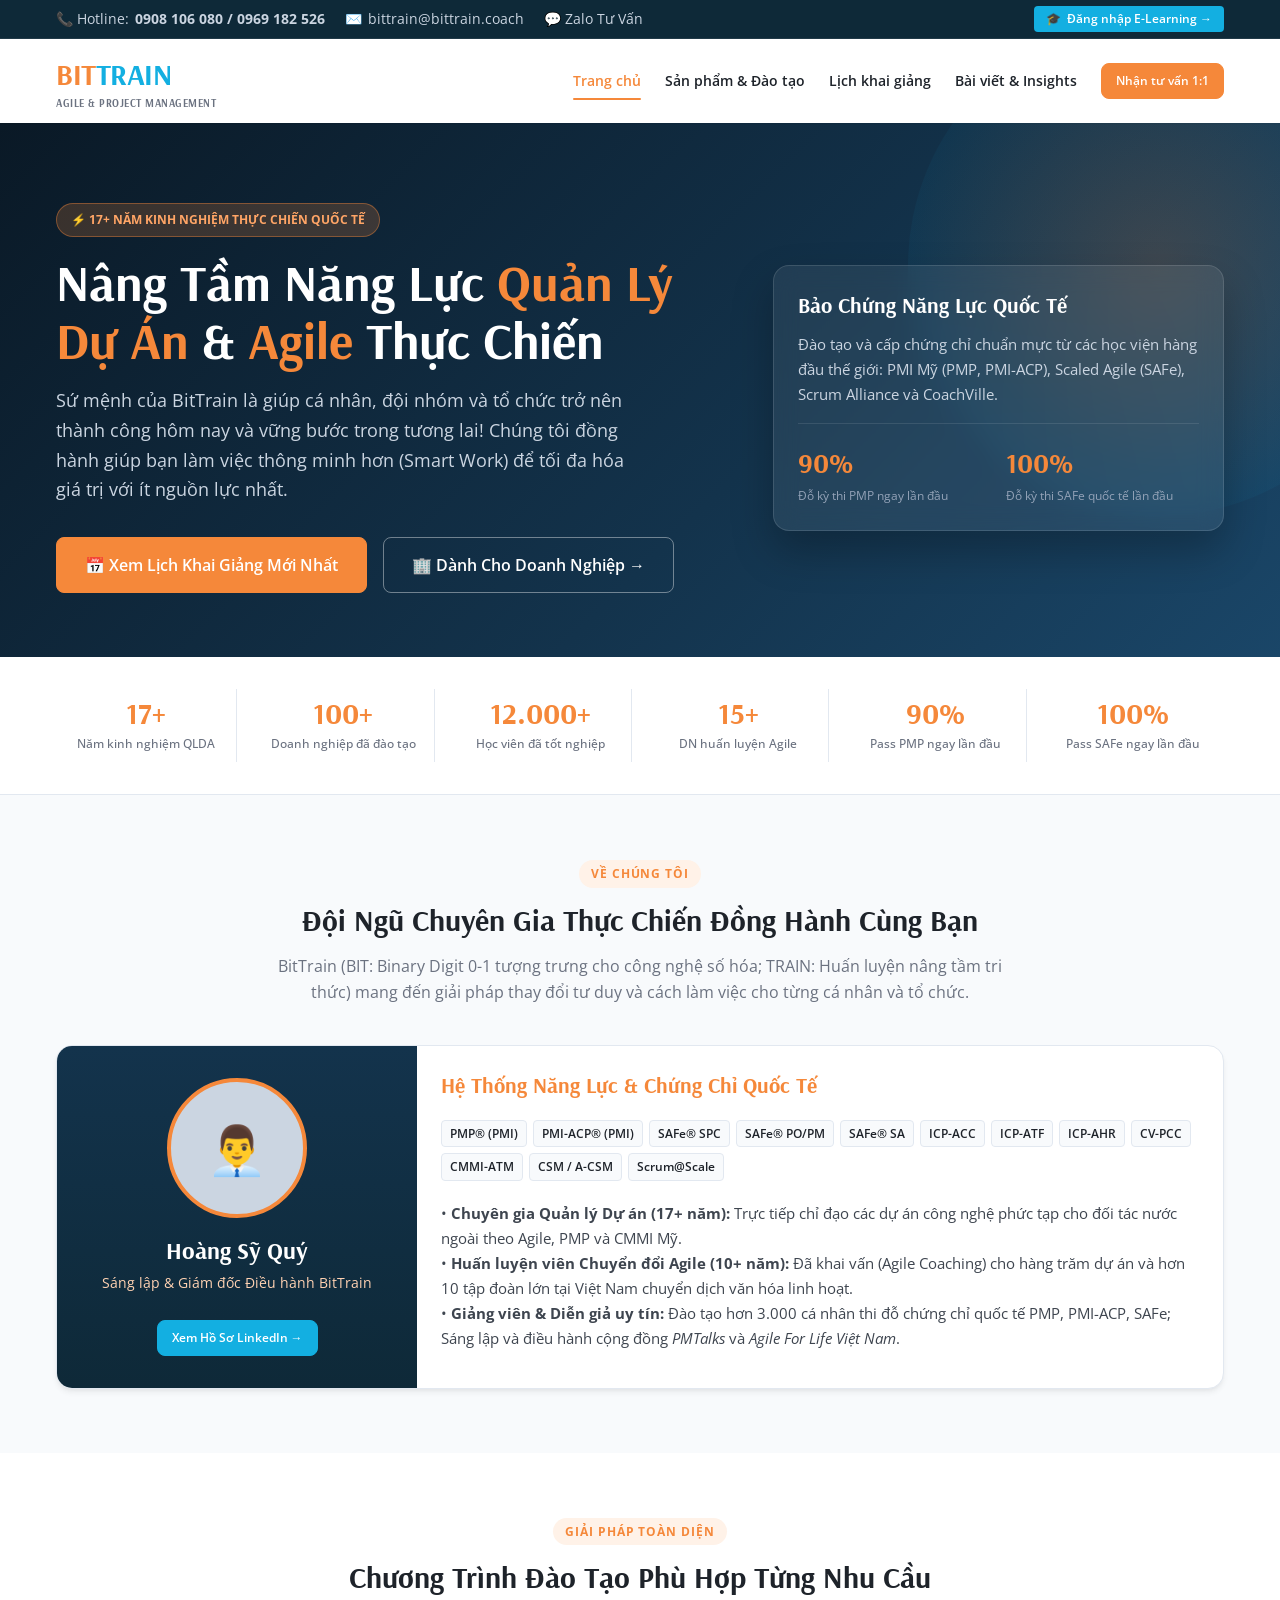
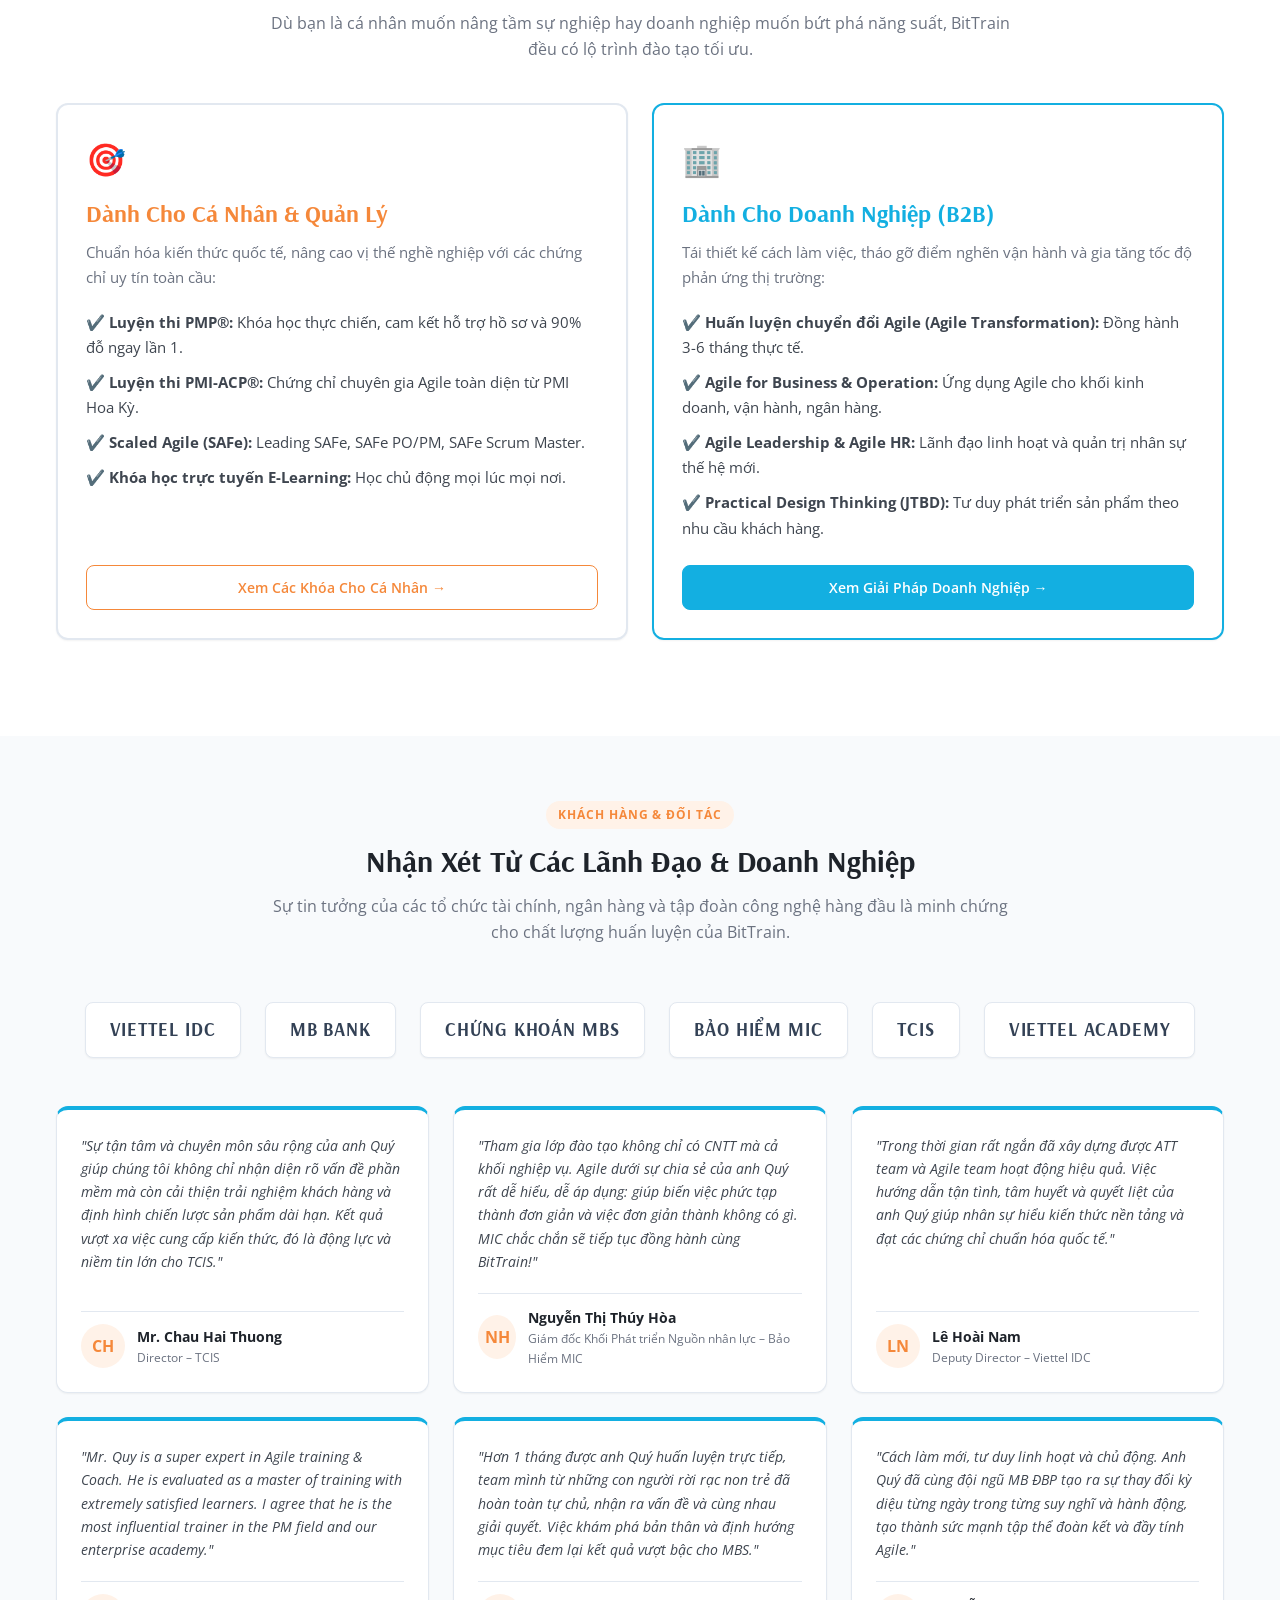
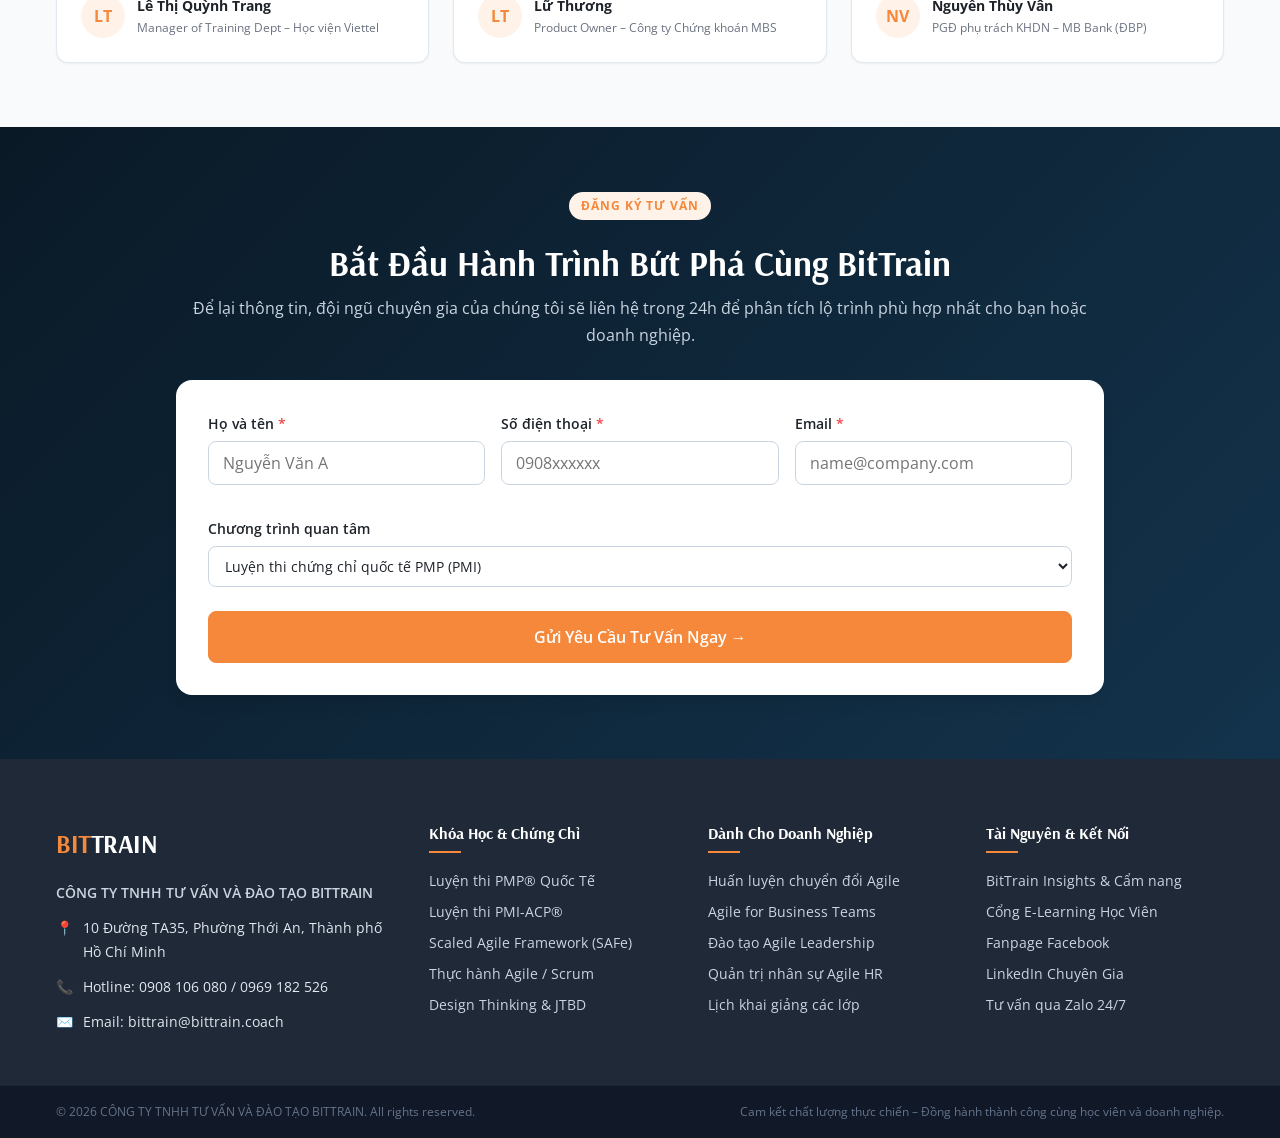
<file: index.html>
<!DOCTYPE html>
<html lang="vi">
<head>
  <meta charset="UTF-8">
  <meta name="viewport" content="width=device-width, initial-scale=1.0">
  <title>BitTrain - Tư Vấn & Đào Tạo Quản Lý Dự Án, Agile Thực Chiến</title>
  <meta name="description" content="BitTrain - 17+ năm kinh nghiệm tư vấn và đào tạo thực chiến về Quản lý dự án, Agile/Scrum, luyện thi chứng chỉ quốc tế PMP, PMI-ACP, SAFe và chuyển đổi Agile doanh nghiệp.">
  
  <!-- CSS Design Tokens & Styles -->
  <link rel="stylesheet" href="css/design-tokens.css">
  <link rel="stylesheet" href="css/styles.css">
</head>
<body>

  <!-- 1. TOPBAR LIÊN HỆ & E-LEARNING (BT-03, BT-11) -->
  <aside class="bt-topbar" aria-label="Thông tin liên hệ nhanh">
    <div class="bt-container bt-topbar__inner">
      <div class="bt-topbar__contacts">
        <a href="tel:0908106080" class="bt-topbar__item" title="Gọi hotline BitTrain">
          <span>📞 Hotline:</span> <strong>0908 106 080 / 0969 182 526</strong>
        </a>
        <a href="mailto:bittrain@bittrain.coach" class="bt-topbar__item" title="Gửi thư cho BitTrain">
          <span>✉️</span> <span>bittrain@bittrain.coach</span>
        </a>
        <a href="https://zalo.me/0908106080" target="_blank" rel="noopener noreferrer" class="bt-topbar__item" title="Tư vấn Zalo">
          <span>💬 Zalo Tư Vấn</span>
        </a>
      </div>
      <div class="bt-topbar__actions">
        <a href="https://elearning.bittrain.coach/" target="_blank" rel="noopener noreferrer" class="bt-topbar__elearning" title="Đăng nhập cổng học trực tuyến">
          <span>🎓</span> Đăng nhập E-Learning &rarr;
        </a>
      </div>
    </div>
  </aside>

  <!-- 2. HEADER & THANH ĐIỀU HƯỚNG (BT-04, BT-11) -->
  <header class="bt-header" role="banner">
    <div class="bt-container bt-header__inner">
      <a href="index.html" class="bt-logo" aria-label="BitTrain Trang chủ">
        <div class="bt-logo__brand">
          <span class="bt-logo__bit">BIT</span><span class="bt-logo__train">TRAIN</span>
          <span class="bt-logo__tagline">Agile & Project Management</span>
        </div>
      </a>

      <!-- Navigation Desktop & Mobile -->
      <nav class="bt-nav" role="navigation" aria-label="Menu chính">
        <a href="index.html" class="bt-nav__link bt-nav__link--active">Trang chủ</a>
        <a href="san-pham.html" class="bt-nav__link">Sản phẩm & Đào tạo</a>
        <a href="lich-khai-giang.html" class="bt-nav__link">Lịch khai giảng</a>
        <a href="bai-viet.html" class="bt-nav__link">Bài viết & Insights</a>
        <button type="button" class="bt-btn bt-btn--primary bt-btn--sm js-open-modal" data-course="Đăng ký tư vấn tổng quan">
          Nhận tư vấn 1:1
        </button>
      </nav>

      <!-- Toggle Menu Mobile (BT-21) -->
      <button type="button" class="bt-menu-toggle" aria-label="Mở menu di động" aria-expanded="false">
        &#9776;
      </button>
    </div>
  </header>

  <!-- 3. HERO BANNER CHUẨN MỰC (BT-02, BT-04) -->
  <section class="bt-hero" aria-labelledby="hero-title">
    <div class="bt-container">
      <div class="bt-hero__grid">
        <div>
          <div class="bt-hero__tag">
            <span>⚡ 17+ Năm Kinh Nghiệm Thực Chiến Quốc Tế</span>
          </div>
          <h1 id="hero-title" class="bt-hero__title">
            Nâng Tầm Năng Lực <span>Quản Lý Dự Án</span> & <span>Agile</span> Thực Chiến
          </h1>
          <p class="bt-hero__desc">
            Sứ mệnh của BitTrain là giúp cá nhân, đội nhóm và tổ chức trở nên thành công hôm nay và vững bước trong tương lai! Chúng tôi đồng hành giúp bạn làm việc thông minh hơn (Smart Work) để tối đa hóa giá trị với ít nguồn lực nhất.
          </p>
          <div class="bt-hero__actions">
            <a href="lich-khai-giang.html" class="bt-btn bt-btn--primary bt-btn--lg">
              📅 Xem Lịch Khai Giảng Mới Nhất
            </a>
            <a href="san-pham.html#doanh-nghiep" class="bt-btn bt-btn--outline bt-btn--lg" style="color:#FFF; border-color: rgba(255,255,255,0.4);">
              🏢 Dành Cho Doanh Nghiệp &rarr;
            </a>
          </div>
        </div>

        <!-- Khung tóm tắt thành tựu nổi bật -->
        <div class="bt-hero__badge-card">
          <h3 style="color:#FFF; margin-bottom: 12px; font-size: 1.35rem;">Bảo Chứng Năng Lực Quốc Tế</h3>
          <p style="color:#CBD5E1; font-size: 0.95rem; margin-bottom: 16px;">
            Đào tạo và cấp chứng chỉ chuẩn mực từ các học viện hàng đầu thế giới: PMI Mỹ (PMP, PMI-ACP), Scaled Agile (SAFe), Scrum Alliance và CoachVille.
          </p>
          <div class="bt-hero__stats-mini">
            <div>
              <div class="bt-stat-mini__number">90%</div>
              <div class="bt-stat-mini__label">Đỗ kỳ thi PMP ngay lần đầu</div>
            </div>
            <div>
              <div class="bt-stat-mini__number">100%</div>
              <div class="bt-stat-mini__label">Đỗ kỳ thi SAFe quốc tế lần đầu</div>
            </div>
          </div>
        </div>
      </div>
    </div>
  </section>

  <!-- 4. THANH CHỈ SỐ BẢO CHỨNG (BT-19) -->
  <section class="bt-stats-bar" aria-label="Các con số thành tựu">
    <div class="bt-container">
      <div class="bt-stats-grid">
        <div class="bt-stat-item">
          <div class="bt-stat-item__number">17+</div>
          <div class="bt-stat-item__label">Năm kinh nghiệm QLDA</div>
        </div>
        <div class="bt-stat-item">
          <div class="bt-stat-item__number">100+</div>
          <div class="bt-stat-item__label">Doanh nghiệp đã đào tạo</div>
        </div>
        <div class="bt-stat-item">
          <div class="bt-stat-item__number">12.000+</div>
          <div class="bt-stat-item__label">Học viên đã tốt nghiệp</div>
        </div>
        <div class="bt-stat-item">
          <div class="bt-stat-item__number">15+</div>
          <div class="bt-stat-item__label">DN huấn luyện Agile</div>
        </div>
        <div class="bt-stat-item">
          <div class="bt-stat-item__number">90%</div>
          <div class="bt-stat-item__label">Pass PMP ngay lần đầu</div>
        </div>
        <div class="bt-stat-item">
          <div class="bt-stat-item__number">100%</div>
          <div class="bt-stat-item__label">Pass SAFe ngay lần đầu</div>
        </div>
      </div>
    </div>
  </section>

  <!-- 5. VỀ BITTRAIN & FOUNDER PROFILE (BT-09, BT-18) -->
  <section class="bt-section bt-section--light" id="gioi-thieu">
    <div class="bt-container">
      <div class="bt-section-header">
        <span class="bt-section-tag">Về Chúng Tôi</span>
        <h2 class="bt-section-title">Đội Ngũ Chuyên Gia Thực Chiến Đồng Hành Cùng Bạn</h2>
        <p class="bt-section-subtitle">
          BitTrain (BIT: Binary Digit 0-1 tượng trưng cho công nghệ số hóa; TRAIN: Huấn luyện nâng tầm tri thức) mang đến giải pháp thay đổi tư duy và cách làm việc cho từng cá nhân và tổ chức.
        </p>
      </div>

      <div class="bt-founder-card">
        <div class="bt-founder-media">
          <div class="bt-founder-avatar" style="display:flex;align-items:center;justify-content:center;font-size:3rem;">
            👨‍💼
          </div>
          <h3 class="bt-founder-name">Hoàng Sỹ Quý</h3>
          <div class="bt-founder-role">Sáng lập & Giám đốc Điều hành BitTrain</div>
          <a href="https://www.linkedin.com/in/hoangsyquypmp/" target="_blank" rel="noopener noreferrer" class="bt-btn bt-btn--secondary bt-btn--sm" style="margin-top:10px;">
            Xem Hồ Sơ LinkedIn &rarr;
          </a>
        </div>

        <div class="bt-founder-content">
          <h4 style="font-size:1.35rem; margin-bottom:8px; color:var(--bt-color-primary);">Hệ Thống Năng Lực & Chứng Chỉ Quốc Tế</h4>
          <div class="bt-certs-list">
            <span class="bt-cert-pill">PMP® (PMI)</span>
            <span class="bt-cert-pill">PMI-ACP® (PMI)</span>
            <span class="bt-cert-pill">SAFe® SPC</span>
            <span class="bt-cert-pill">SAFe® PO/PM</span>
            <span class="bt-cert-pill">SAFe® SA</span>
            <span class="bt-cert-pill">ICP-ACC</span>
            <span class="bt-cert-pill">ICP-ATF</span>
            <span class="bt-cert-pill">ICP-AHR</span>
            <span class="bt-cert-pill">CV-PCC</span>
            <span class="bt-cert-pill">CMMI-ATM</span>
            <span class="bt-cert-pill">CSM / A-CSM</span>
            <span class="bt-cert-pill">Scrum@Scale</span>
          </div>

          <p style="margin-bottom:12px; font-size:0.95rem;">
            • <strong>Chuyên gia Quản lý Dự án (17+ năm):</strong> Trực tiếp chỉ đạo các dự án công nghệ phức tạp cho đối tác nước ngoài theo Agile, PMP và CMMI Mỹ.<br>
            • <strong>Huấn luyện viên Chuyển đổi Agile (10+ năm):</strong> Đã khai vấn (Agile Coaching) cho hàng trăm dự án và hơn 10 tập đoàn lớn tại Việt Nam chuyển dịch văn hóa linh hoạt.<br>
            • <strong>Giảng viên & Diễn giả uy tín:</strong> Đào tạo hơn 3.000 cá nhân thi đỗ chứng chỉ quốc tế PMP, PMI-ACP, SAFe; Sáng lập và điều hành cộng đồng <em>PMTalks</em> và <em>Agile For Life Việt Nam</em>.
          </p>
        </div>
      </div>
    </div>
  </section>

  <!-- 6. HAI NHÓM GIẢI PHÁP ĐÀO TẠO CỐT LÕI (BT-11) -->
  <section class="bt-section">
    <div class="bt-container">
      <div class="bt-section-header">
        <span class="bt-section-tag">Giải Pháp Toàn Diện</span>
        <h2 class="bt-section-title">Chương Trình Đào Tạo Phù Hợp Từng Nhu Cầu</h2>
        <p class="bt-section-subtitle">
          Dù bạn là cá nhân muốn nâng tầm sự nghiệp hay doanh nghiệp muốn bứt phá năng suất, BitTrain đều có lộ trình đào tạo tối ưu.
        </p>
      </div>

      <div style="display:grid; grid-template-columns: repeat(auto-fit, minmax(320px, 1fr)); gap: 24px; margin-bottom: 32px;">
        <!-- Cột 1: Dành cho Cá nhân -->
        <div style="background:#FFF; border:2px solid #E2E8F0; border-radius:12px; padding:28px; display:flex; flex-direction:column; justify-content:space-between; box-shadow:var(--bt-shadow-sm);">
          <div>
            <div style="font-size:2rem; margin-bottom:12px;">🎯</div>
            <h3 style="font-size:1.5rem; margin-bottom:10px; color:var(--bt-color-primary);">Dành Cho Cá Nhân & Quản Lý</h3>
            <p style="color:var(--bt-color-text-muted); font-size:0.95rem; margin-bottom:20px;">
              Chuẩn hóa kiến thức quốc tế, nâng cao vị thế nghề nghiệp với các chứng chỉ uy tín toàn cầu:
            </p>
            <ul style="display:flex; flex-direction:column; gap:10px; font-size:0.95rem; margin-bottom:24px;">
              <li>✔️ <strong>Luyện thi PMP®:</strong> Khóa học thực chiến, cam kết hỗ trợ hồ sơ và 90% đỗ ngay lần 1.</li>
              <li>✔️ <strong>Luyện thi PMI-ACP®:</strong> Chứng chỉ chuyên gia Agile toàn diện từ PMI Hoa Kỳ.</li>
              <li>✔️ <strong>Scaled Agile (SAFe):</strong> Leading SAFe, SAFe PO/PM, SAFe Scrum Master.</li>
              <li>✔️ <strong>Khóa học trực tuyến E-Learning:</strong> Học chủ động mọi lúc mọi nơi.</li>
            </ul>
          </div>
          <a href="san-pham.html#ca-nhan" class="bt-btn bt-btn--outline" style="width:100%;">
            Xem Các Khóa Cho Cá Nhân &rarr;
          </a>
        </div>

        <!-- Cột 2: Dành cho Doanh nghiệp -->
        <div style="background:#FFF; border:2px solid #13AFE1; border-radius:12px; padding:28px; display:flex; flex-direction:column; justify-content:space-between; box-shadow:var(--bt-shadow-sm);">
          <div>
            <div style="font-size:2rem; margin-bottom:12px;">🏢</div>
            <h3 style="font-size:1.5rem; margin-bottom:10px; color:var(--bt-color-secondary);">Dành Cho Doanh Nghiệp (B2B)</h3>
            <p style="color:var(--bt-color-text-muted); font-size:0.95rem; margin-bottom:20px;">
              Tái thiết kế cách làm việc, tháo gỡ điểm nghẽn vận hành và gia tăng tốc độ phản ứng thị trường:
            </p>
            <ul style="display:flex; flex-direction:column; gap:10px; font-size:0.95rem; margin-bottom:24px;">
              <li>✔️ <strong>Huấn luyện chuyển đổi Agile (Agile Transformation):</strong> Đồng hành 3-6 tháng thực tế.</li>
              <li>✔️ <strong>Agile for Business & Operation:</strong> Ứng dụng Agile cho khối kinh doanh, vận hành, ngân hàng.</li>
              <li>✔️ <strong>Agile Leadership & Agile HR:</strong> Lãnh đạo linh hoạt và quản trị nhân sự thế hệ mới.</li>
              <li>✔️ <strong>Practical Design Thinking (JTBD):</strong> Tư duy phát triển sản phẩm theo nhu cầu khách hàng.</li>
            </ul>
          </div>
          <a href="san-pham.html#doanh-nghiep" class="bt-btn bt-btn--secondary" style="width:100%;">
            Xem Giải Pháp Doanh Nghiệp &rarr;
          </a>
        </div>
      </div>
    </div>
  </section>

  <!-- 7. KHÁCH HÀNG TIÊU BIỂU & ĐÁNH GIÁ (BT-18) -->
  <section class="bt-section bt-section--light">
    <div class="bt-container">
      <div class="bt-section-header">
        <span class="bt-section-tag">Khách Hàng & Đối Tác</span>
        <h2 class="bt-section-title">Nhận Xét Từ Các Lãnh Đạo & Doanh Nghiệp</h2>
        <p class="bt-section-subtitle">
          Sự tin tưởng của các tổ chức tài chính, ngân hàng và tập đoàn công nghệ hàng đầu là minh chứng cho chất lượng huấn luyện của BitTrain.
        </p>
      </div>

      <!-- Grid Logo đối tác -->
      <div class="bt-clients-grid">
        <span class="bt-client-badge">VIETTEL IDC</span>
        <span class="bt-client-badge">MB BANK</span>
        <span class="bt-client-badge">CHỨNG KHOÁN MBS</span>
        <span class="bt-client-badge">BẢO HIỂM MIC</span>
        <span class="bt-client-badge">TCIS</span>
        <span class="bt-client-badge">VIETTEL ACADEMY</span>
      </div>

      <!-- Grid 6 Lời chứng thực chân thực (BT-18) -->
      <div class="bt-testimonials-grid" style="margin-top: 32px;">
        <!-- Testimonial 1 -->
        <article class="bt-testimonial-card">
          <p class="bt-testimonial-quote">
            "Sự tận tâm và chuyên môn sâu rộng của anh Quý giúp chúng tôi không chỉ nhận diện rõ vấn đề phần mềm mà còn cải thiện trải nghiệm khách hàng và định hình chiến lược sản phẩm dài hạn. Kết quả vượt xa việc cung cấp kiến thức, đó là động lực và niềm tin lớn cho TCIS."
          </p>
          <div class="bt-testimonial-author">
            <div class="bt-author-avatar">CH</div>
            <div class="bt-author-info">
              <div class="bt-author-info__name">Mr. Chau Hai Thuong</div>
              <div class="bt-author-info__title">Director – TCIS</div>
            </div>
          </div>
        </article>

        <!-- Testimonial 2 -->
        <article class="bt-testimonial-card">
          <p class="bt-testimonial-quote">
            "Tham gia lớp đào tạo không chỉ có CNTT mà cả khối nghiệp vụ. Agile dưới sự chia sẻ của anh Quý rất dễ hiểu, dễ áp dụng: giúp biến việc phức tạp thành đơn giản và việc đơn giản thành không có gì. MIC chắc chắn sẽ tiếp tục đồng hành cùng BitTrain!"
          </p>
          <div class="bt-testimonial-author">
            <div class="bt-author-avatar">NH</div>
            <div class="bt-author-info">
              <div class="bt-author-info__name">Nguyễn Thị Thúy Hòa</div>
              <div class="bt-author-info__title">Giám đốc Khối Phát triển Nguồn nhân lực – Bảo Hiểm MIC</div>
            </div>
          </div>
        </article>

        <!-- Testimonial 3 -->
        <article class="bt-testimonial-card">
          <p class="bt-testimonial-quote">
            "Trong thời gian rất ngắn đã xây dựng được ATT team và Agile team hoạt động hiệu quả. Việc hướng dẫn tận tình, tâm huyết và quyết liệt của anh Quý giúp nhân sự hiểu kiến thức nền tảng và đạt các chứng chỉ chuẩn hóa quốc tế."
          </p>
          <div class="bt-testimonial-author">
            <div class="bt-author-avatar">LN</div>
            <div class="bt-author-info">
              <div class="bt-author-info__name">Lê Hoài Nam</div>
              <div class="bt-author-info__title">Deputy Director – Viettel IDC</div>
            </div>
          </div>
        </article>

        <!-- Testimonial 4 -->
        <article class="bt-testimonial-card">
          <p class="bt-testimonial-quote">
            "Mr. Quy is a super expert in Agile training & Coach. He is evaluated as a master of training with extremely satisfied learners. I agree that he is the most influential trainer in the PM field and our enterprise academy."
          </p>
          <div class="bt-testimonial-author">
            <div class="bt-author-avatar">LT</div>
            <div class="bt-author-info">
              <div class="bt-author-info__name">Lê Thị Quỳnh Trang</div>
              <div class="bt-author-info__title">Manager of Training Dept – Học viện Viettel</div>
            </div>
          </div>
        </article>

        <!-- Testimonial 5 -->
        <article class="bt-testimonial-card">
          <p class="bt-testimonial-quote">
            "Hơn 1 tháng được anh Quý huấn luyện trực tiếp, team mình từ những con người rời rạc non trẻ đã hoàn toàn tự chủ, nhận ra vấn đề và cùng nhau giải quyết. Việc khám phá bản thân và định hướng mục tiêu đem lại kết quả vượt bậc cho MBS."
          </p>
          <div class="bt-testimonial-author">
            <div class="bt-author-avatar">LT</div>
            <div class="bt-author-info">
              <div class="bt-author-info__name">Lữ Thương</div>
              <div class="bt-author-info__title">Product Owner – Công ty Chứng khoán MBS</div>
            </div>
          </div>
        </article>

        <!-- Testimonial 6 -->
        <article class="bt-testimonial-card">
          <p class="bt-testimonial-quote">
            "Cách làm mới, tư duy linh hoạt và chủ động. Anh Quý đã cùng đội ngũ MB ĐBP tạo ra sự thay đổi kỳ diệu từng ngày trong từng suy nghĩ và hành động, tạo thành sức mạnh tập thể đoàn kết và đầy tính Agile."
          </p>
          <div class="bt-testimonial-author">
            <div class="bt-author-avatar">NV</div>
            <div class="bt-author-info">
              <div class="bt-author-info__name">Nguyễn Thùy Vân</div>
              <div class="bt-author-info__title">PGĐ phụ trách KHDN – MB Bank (ĐBP)</div>
            </div>
          </div>
        </article>
      </div>
    </div>
  </section>

  <!-- 8. FORM TƯ VẤN NHANH CHÂN TRANG (BT-16) -->
  <section class="bt-section" style="background: linear-gradient(135deg, #0A1926 0%, #13334C 100%); color: #FFF;">
    <div class="bt-container bt-container--narrow">
      <div style="text-align: center; margin-bottom: 32px;">
        <span class="bt-section-tag">Đăng Ký Tư Vấn</span>
        <h2 style="color:#FFF; font-size:2.2rem; margin-top:8px;">Bắt Đầu Hành Trình Bứt Phá Cùng BitTrain</h2>
        <p style="color:#CBD5E1; margin-top:8px;">
          Để lại thông tin, đội ngũ chuyên gia của chúng tôi sẽ liên hệ trong 24h để phân tích lộ trình phù hợp nhất cho bạn hoặc doanh nghiệp.
        </p>
      </div>

      <form id="homeQuickForm" style="background:#FFF; padding:32px; border-radius:16px; box-shadow:var(--bt-shadow-lg); color:var(--bt-color-text-dark);">
        <div style="display:grid; grid-template-columns: repeat(auto-fit, minmax(220px, 1fr)); gap: 16px; margin-bottom: 16px;">
          <div class="bt-form-group">
            <label class="bt-label">Họ và tên <span>*</span></label>
            <input type="text" name="fullname" class="bt-input" placeholder="Nguyễn Văn A" required>
          </div>
          <div class="bt-form-group">
            <label class="bt-label">Số điện thoại <span>*</span></label>
            <input type="tel" name="phone" class="bt-input" placeholder="0908xxxxxx" required>
          </div>
          <div class="bt-form-group">
            <label class="bt-label">Email <span>*</span></label>
            <input type="email" name="email" class="bt-input" placeholder="name@company.com" required>
          </div>
        </div>
        <div class="bt-form-group" style="margin-bottom: 24px;">
          <label class="bt-label">Chương trình quan tâm</label>
          <select name="service" class="bt-select">
            <option value="Luyện thi PMP">Luyện thi chứng chỉ quốc tế PMP (PMI)</option>
            <option value="Luyện thi PMI-ACP">Luyện thi chứng chỉ quốc tế Agile PMI-ACP</option>
            <option value="Khóa học Scaled Agile (SAFe)">Chứng chỉ quốc tế SAFe (Leading SAFe / POPM / SSM)</option>
            <option value="Chuyển đổi Agile cho Doanh nghiệp">Huấn luyện chuyển đổi Agile cho Doanh nghiệp</option>
            <option value="Đào tạo In-house theo yêu cầu">Đào tạo In-house theo yêu cầu doanh nghiệp</option>
          </select>
        </div>
        <button type="submit" class="bt-btn bt-btn--primary bt-btn--lg" style="width:100%;">
          Gửi Yêu Cầu Tư Vấn Ngay &rarr;
        </button>
      </form>
    </div>
  </section>

  <!-- 9. FOOTER CHUẨN HÓA (BT-10) -->
  <footer class="bt-footer" role="contentinfo">
    <div class="bt-container">
      <div class="bt-footer-grid">
        <!-- Cột 1: Thông tin pháp nhân -->
        <div>
          <div class="bt-logo" style="margin-bottom: 16px;">
            <div class="bt-logo__brand" style="font-size:1.6rem;">
              <span class="bt-logo__bit">BIT</span><span class="bt-logo__train" style="color:#FFF;">TRAIN</span>
            </div>
          </div>
          <p style="color:#CBD5E1; font-weight:600; margin-bottom:12px;">CÔNG TY TNHH TƯ VẤN VÀ ĐÀO TẠO BITTRAIN</p>
          <div class="bt-footer-contact-item">
            <span>📍</span> <span>10 Đường TA35, Phường Thới An, Thành phố Hồ Chí Minh</span>
          </div>
          <div class="bt-footer-contact-item">
            <span>📞</span> <span>Hotline: 0908 106 080 / 0969 182 526</span>
          </div>
          <div class="bt-footer-contact-item">
            <span>✉️</span> <span>Email: bittrain@bittrain.coach</span>
          </div>
        </div>

        <!-- Cột 2: Danh mục chương trình -->
        <div>
          <h4 class="bt-footer-col__title">Khóa Học & Chứng Chỉ</h4>
          <ul class="bt-footer-links">
            <li><a href="san-pham.html#pmp">Luyện thi PMP® Quốc Tế</a></li>
            <li><a href="san-pham.html#pmi-acp">Luyện thi PMI-ACP®</a></li>
            <li><a href="san-pham.html#safe">Scaled Agile Framework (SAFe)</a></li>
            <li><a href="san-pham.html#agile-scrum">Thực hành Agile / Scrum</a></li>
            <li><a href="san-pham.html#design-thinking">Design Thinking & JTBD</a></li>
          </ul>
        </div>

        <!-- Cột 3: Giải pháp doanh nghiệp -->
        <div>
          <h4 class="bt-footer-col__title">Dành Cho Doanh Nghiệp</h4>
          <ul class="bt-footer-links">
            <li><a href="san-pham.html#doanh-nghiep">Huấn luyện chuyển đổi Agile</a></li>
            <li><a href="san-pham.html#doanh-nghiep">Agile for Business Teams</a></li>
            <li><a href="san-pham.html#doanh-nghiep">Đào tạo Agile Leadership</a></li>
            <li><a href="san-pham.html#doanh-nghiep">Quản trị nhân sự Agile HR</a></li>
            <li><a href="lich-khai-giang.html">Lịch khai giảng các lớp</a></li>
          </ul>
        </div>

        <!-- Cột 4: Kết nối & Tài nguyên -->
        <div>
          <h4 class="bt-footer-col__title">Tài Nguyên & Kết Nối</h4>
          <ul class="bt-footer-links">
            <li><a href="bai-viet.html">BitTrain Insights & Cẩm nang</a></li>
            <li><a href="https://elearning.bittrain.coach/" target="_blank" rel="noopener noreferrer">Cổng E-Learning Học Viên</a></li>
            <li><a href="https://www.facebook.com/bittrain.coach" target="_blank" rel="noopener noreferrer">Fanpage Facebook</a></li>
            <li><a href="https://www.linkedin.com/in/hoangsyquypmp/" target="_blank" rel="noopener noreferrer">LinkedIn Chuyên Gia</a></li>
            <li><a href="https://zalo.me/0908106080" target="_blank" rel="noopener noreferrer">Tư vấn qua Zalo 24/7</a></li>
          </ul>
        </div>
      </div>
    </div>

    <!-- Copyright (BT-10: bỏ bộ đếm lượt truy cập rác) -->
    <div class="bt-footer-bottom">
      <div class="bt-container bt-footer-bottom__inner">
        <div>© 2026 CÔNG TY TNHH TƯ VẤN VÀ ĐÀO TẠO BITTRAIN. All rights reserved.</div>
        <div>Cam kết chất lượng thực chiến – Đồng hành thành công cùng học viên và doanh nghiệp.</div>
      </div>
    </div>
  </footer>

  <!-- 10. MODAL POPUP ĐĂNG KÝ NHANH (BT-16) -->
  <div id="registrationModal" class="bt-modal-backdrop" aria-hidden="true" role="dialog" aria-labelledby="modalTitle">
    <div class="bt-modal">
      <div class="bt-modal-header">
        <h3 id="modalTitle" style="color:#FFF; font-size:1.25rem;">Đăng Ký Khóa Học & Tư Vấn</h3>
        <button type="button" class="bt-modal-close" aria-label="Đóng cửa sổ">&times;</button>
      </div>
      <div class="bt-modal-body">
        <div id="modalSuccessBox" class="bt-form-success"></div>
        <form id="modalRegisterForm">
          <div class="bt-form-group">
            <label class="bt-label">Khóa học / Dịch vụ quan tâm</label>
            <input type="text" id="modalCourseName" class="bt-input" readonly style="background:#F1F5F9; font-weight:600;">
          </div>
          <div class="bt-form-group">
            <label class="bt-label">Họ và tên <span>*</span></label>
            <input type="text" name="fullname" class="bt-input" placeholder="Nguyễn Văn A" required>
          </div>
          <div class="bt-form-group">
            <label class="bt-label">Số điện thoại / Zalo <span>*</span></label>
            <input type="tel" name="phone" class="bt-input" placeholder="0908xxxxxx" required>
          </div>
          <div class="bt-form-group">
            <label class="bt-label">Email nhận tài liệu & lịch học <span>*</span></label>
            <input type="email" name="email" class="bt-input" placeholder="email@example.com" required>
          </div>
          <button type="submit" class="bt-btn bt-btn--primary bt-btn--lg" style="width:100%; margin-top:8px;">
            Xác Nhận Đăng Ký & Nhận Ưu Đãi
          </button>
        </form>
      </div>
    </div>
  </div>

  <!-- JavaScript -->
  <script src="js/main.js"></script>
</body>
</html>
</file>
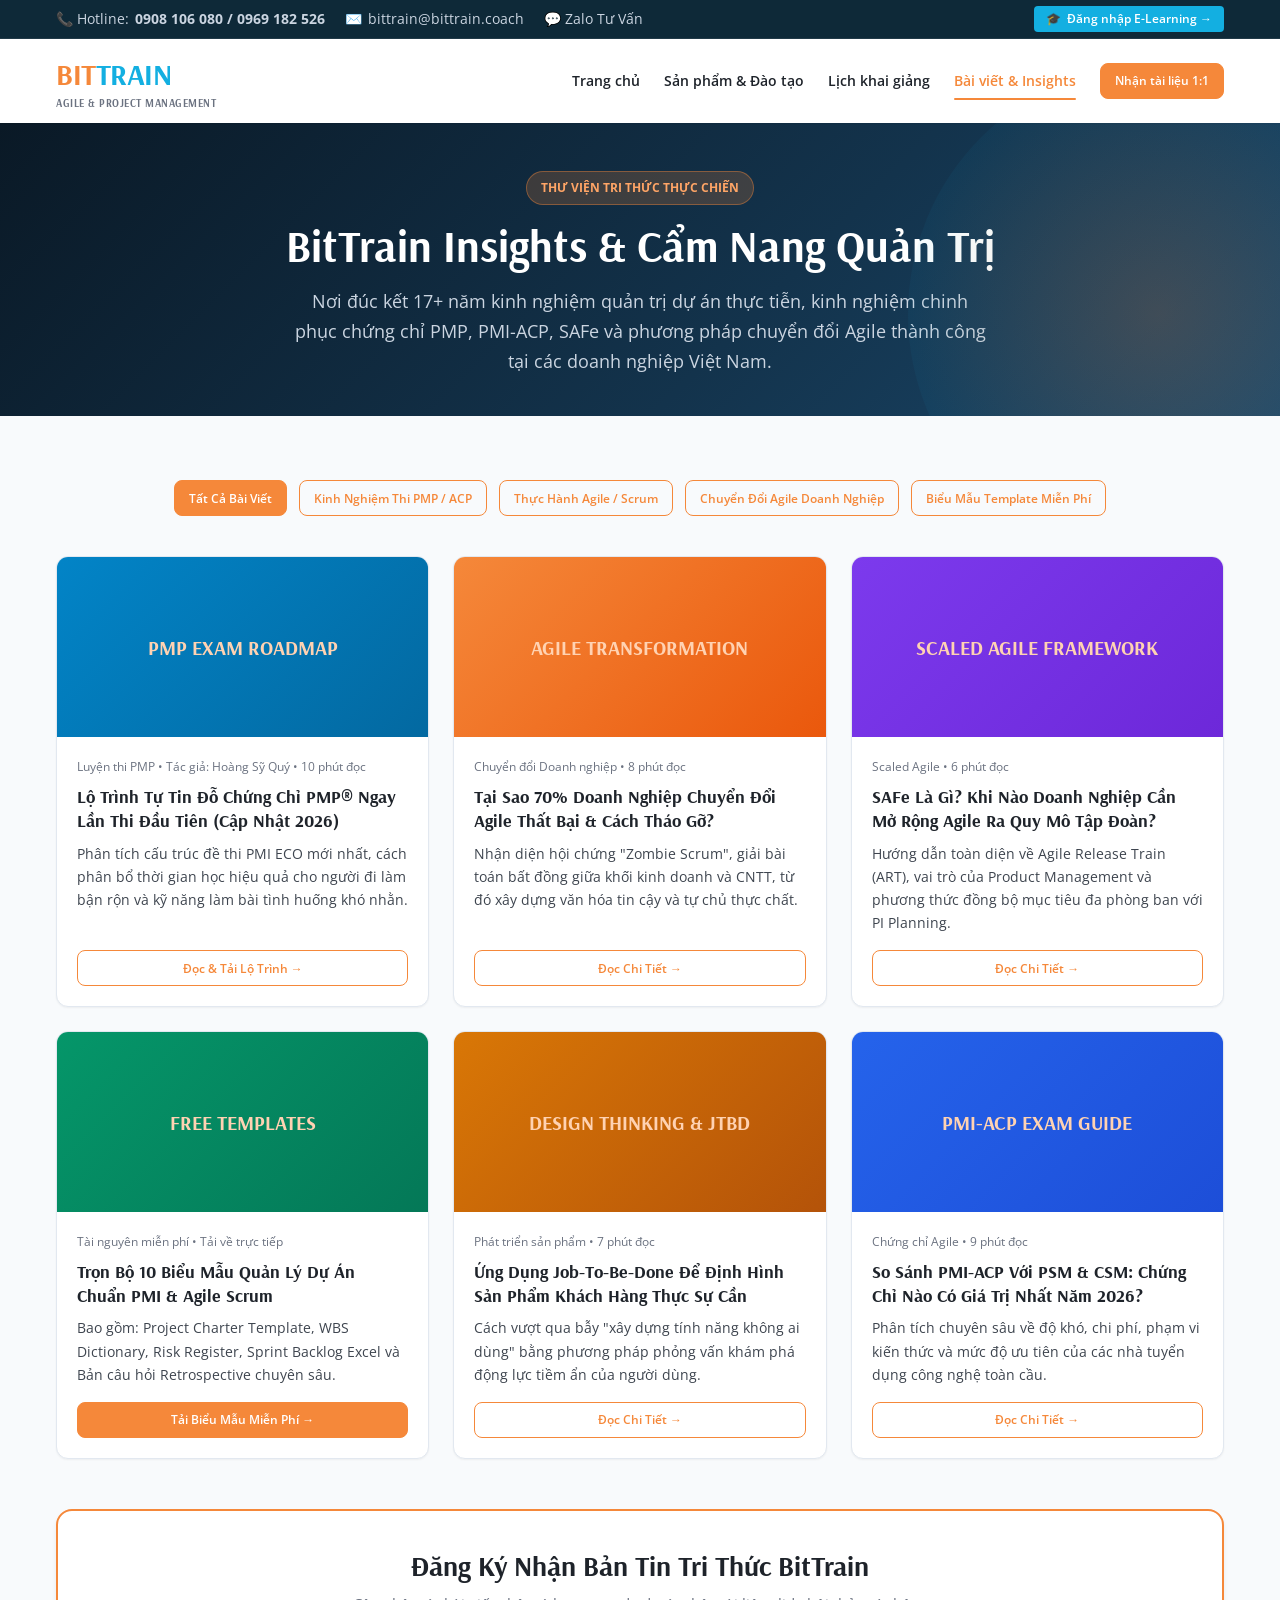
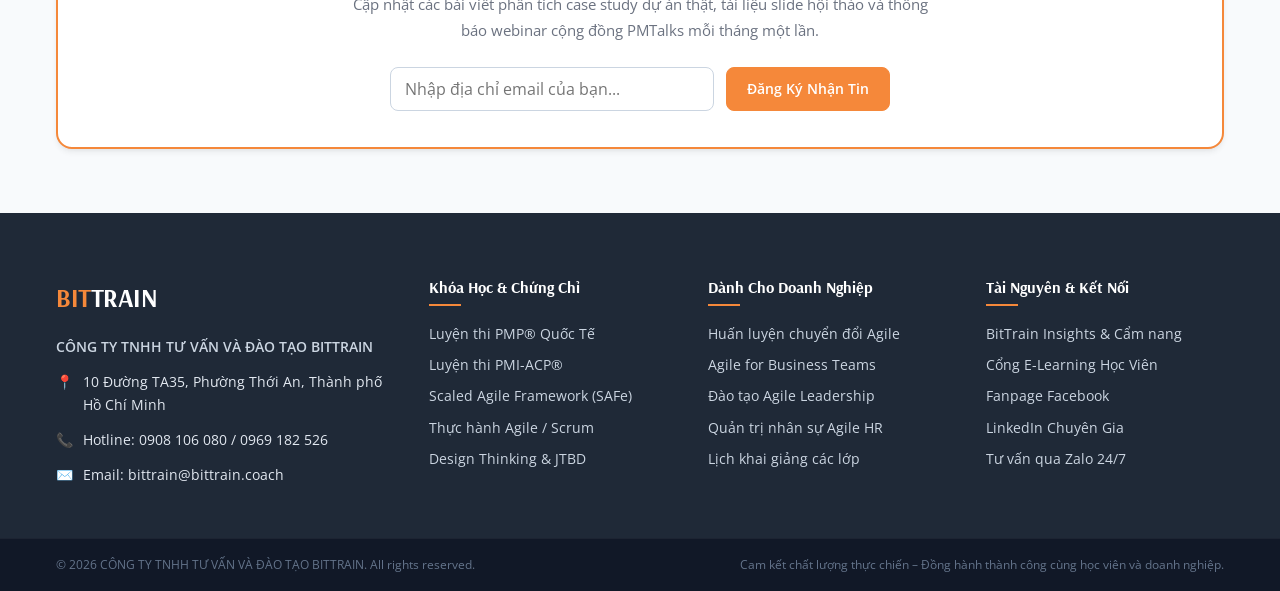
<file: bai-viet.html>
<!DOCTYPE html>
<html lang="vi">
<head>
  <meta charset="UTF-8">
  <meta name="viewport" content="width=device-width, initial-scale=1.0">
  <title>BitTrain Insights - Kiến Thức Quản Lý Dự Án & Agile Thực Chiến</title>
  <meta name="description" content="Thư viện tri thức, cẩm nang luyện thi PMP, PMI-ACP, kinh nghiệm huấn luyện chuyển đổi Agile và tài liệu biểu mẫu quản lý dự án từ BitTrain.">
  
  <link rel="stylesheet" href="css/design-tokens.css">
  <link rel="stylesheet" href="css/styles.css">
</head>
<body>

  <!-- 1. TOPBAR -->
  <aside class="bt-topbar" aria-label="Thông tin liên hệ nhanh">
    <div class="bt-container bt-topbar__inner">
      <div class="bt-topbar__contacts">
        <a href="tel:0908106080" class="bt-topbar__item">
          <span>📞 Hotline:</span> <strong>0908 106 080 / 0969 182 526</strong>
        </a>
        <a href="mailto:bittrain@bittrain.coach" class="bt-topbar__item">
          <span>✉️</span> <span>bittrain@bittrain.coach</span>
        </a>
        <a href="https://zalo.me/0908106080" target="_blank" rel="noopener noreferrer" class="bt-topbar__item">
          <span>💬 Zalo Tư Vấn</span>
        </a>
      </div>
      <div class="bt-topbar__actions">
        <a href="https://elearning.bittrain.coach/" target="_blank" rel="noopener noreferrer" class="bt-topbar__elearning">
          <span>🎓</span> Đăng nhập E-Learning &rarr;
        </a>
      </div>
    </div>
  </aside>

  <!-- 2. HEADER -->
  <header class="bt-header" role="banner">
    <div class="bt-container bt-header__inner">
      <a href="index.html" class="bt-logo" aria-label="BitTrain Trang chủ">
        <div class="bt-logo__brand">
          <span class="bt-logo__bit">BIT</span><span class="bt-logo__train">TRAIN</span>
          <span class="bt-logo__tagline">Agile & Project Management</span>
        </div>
      </a>

      <nav class="bt-nav" role="navigation" aria-label="Menu chính">
        <a href="index.html" class="bt-nav__link">Trang chủ</a>
        <a href="san-pham.html" class="bt-nav__link">Sản phẩm & Đào tạo</a>
        <a href="lich-khai-giang.html" class="bt-nav__link">Lịch khai giảng</a>
        <a href="bai-viet.html" class="bt-nav__link bt-nav__link--active">Bài viết & Insights</a>
        <button type="button" class="bt-btn bt-btn--primary bt-btn--sm js-open-modal" data-course="Đăng ký nhận tài liệu Quản lý dự án">
          Nhận tài liệu 1:1
        </button>
      </nav>

      <button type="button" class="bt-menu-toggle" aria-label="Mở menu di động">&#9776;</button>
    </div>
  </header>

  <!-- 3. PAGE HEADER HERO -->
  <section class="bt-hero" style="padding: var(--bt-space-9) 0 var(--bt-space-8);">
    <div class="bt-container" style="text-align: center;">
      <span class="bt-hero__tag">Thư Viện Tri Thức Thực Chiến</span>
      <h1 class="bt-hero__title" style="font-size: 2.75rem;">BitTrain Insights & Cẩm Nang Quản Trị</h1>
      <p class="bt-hero__desc" style="margin: 0 auto; max-width: 700px;">
        Nơi đúc kết 17+ năm kinh nghiệm quản trị dự án thực tiễn, kinh nghiệm chinh phục chứng chỉ PMP, PMI-ACP, SAFe và phương pháp chuyển đổi Agile thành công tại các doanh nghiệp Việt Nam.
      </p>
    </div>
  </section>

  <!-- 4. DANH MỤC BÀI VIẾT & INSIGHTS (BT-09) -->
  <section class="bt-section bt-section--light">
    <div class="bt-container">
      
      <!-- Bộ lọc chuyên mục -->
      <div style="display:flex; justify-content:center; gap:12px; margin-bottom:40px; flex-wrap:wrap;">
        <button type="button" class="bt-btn bt-btn--primary bt-btn--sm">Tất Cả Bài Viết</button>
        <button type="button" class="bt-btn bt-btn--outline bt-btn--sm">Kinh Nghiệm Thi PMP / ACP</button>
        <button type="button" class="bt-btn bt-btn--outline bt-btn--sm">Thực Hành Agile / Scrum</button>
        <button type="button" class="bt-btn bt-btn--outline bt-btn--sm">Chuyển Đổi Agile Doanh Nghiệp</button>
        <button type="button" class="bt-btn bt-btn--outline bt-btn--sm">Biểu Mẫu Template Miễn Phí</button>
      </div>

      <!-- Grid bài viết -->
      <div class="bt-articles-grid">
        <!-- Bài 1 -->
        <article class="bt-article-card">
          <div class="bt-article-thumb" style="background: linear-gradient(135deg, #0284C7 0%, #0369A1 100%);">
            PMP EXAM ROADMAP
          </div>
          <div class="bt-article-body">
            <div class="bt-article-meta">Luyện thi PMP • Tác giả: Hoàng Sỹ Quý • 10 phút đọc</div>
            <h3 class="bt-article-title">Lộ Trình Tự Tin Đỗ Chứng Chỉ PMP® Ngay Lần Thi Đầu Tiên (Cập Nhật 2026)</h3>
            <p class="bt-article-desc">
              Phân tích cấu trúc đề thi PMI ECO mới nhất, cách phân bổ thời gian học hiệu quả cho người đi làm bận rộn và kỹ năng làm bài tình huống khó nhằn.
            </p>
            <button type="button" class="bt-btn bt-btn--outline bt-btn--sm js-open-modal" data-course="Tài liệu: Lộ trình đỗ PMP lần đầu">
              Đọc & Tải Lộ Trình &rarr;
            </button>
          </div>
        </article>

        <!-- Bài 2 -->
        <article class="bt-article-card">
          <div class="bt-article-thumb" style="background: linear-gradient(135deg, #F5883A 0%, #EA580C 100%);">
            AGILE TRANSFORMATION
          </div>
          <div class="bt-article-body">
            <div class="bt-article-meta">Chuyển đổi Doanh nghiệp • 8 phút đọc</div>
            <h3 class="bt-article-title">Tại Sao 70% Doanh Nghiệp Chuyển Đổi Agile Thất Bại & Cách Tháo Gỡ?</h3>
            <p class="bt-article-desc">
              Nhận diện hội chứng "Zombie Scrum", giải bài toán bất đồng giữa khối kinh doanh và CNTT, từ đó xây dựng văn hóa tin cậy và tự chủ thực chất.
            </p>
            <button type="button" class="bt-btn bt-btn--outline bt-btn--sm js-open-modal" data-course="Tài liệu: Cẩm nang chuyển đổi Agile">
              Đọc Chi Tiết &rarr;
            </button>
          </div>
        </article>

        <!-- Bài 3 -->
        <article class="bt-article-card">
          <div class="bt-article-thumb" style="background: linear-gradient(135deg, #7C3AED 0%, #6D28D9 100%);">
            SCALED AGILE FRAMEWORK
          </div>
          <div class="bt-article-body">
            <div class="bt-article-meta">Scaled Agile • 6 phút đọc</div>
            <h3 class="bt-article-title">SAFe Là Gì? Khi Nào Doanh Nghiệp Cần Mở Rộng Agile Ra Quy Mô Tập Đoàn?</h3>
            <p class="bt-article-desc">
              Hướng dẫn toàn diện về Agile Release Train (ART), vai trò của Product Management và phương thức đồng bộ mục tiêu đa phòng ban với PI Planning.
            </p>
            <button type="button" class="bt-btn bt-btn--outline bt-btn--sm js-open-modal" data-course="Tài liệu: Tổng quan SAFe">
              Đọc Chi Tiết &rarr;
            </button>
          </div>
        </article>

        <!-- Bài 4 -->
        <article class="bt-article-card">
          <div class="bt-article-thumb" style="background: linear-gradient(135deg, #059669 0%, #047857 100%);">
            FREE TEMPLATES
          </div>
          <div class="bt-article-body">
            <div class="bt-article-meta">Tài nguyên miễn phí • Tải về trực tiếp</div>
            <h3 class="bt-article-title">Trọn Bộ 10 Biểu Mẫu Quản Lý Dự Án Chuẩn PMI & Agile Scrum</h3>
            <p class="bt-article-desc">
              Bao gồm: Project Charter Template, WBS Dictionary, Risk Register, Sprint Backlog Excel và Bản câu hỏi Retrospective chuyên sâu.
            </p>
            <button type="button" class="bt-btn bt-btn--primary bt-btn--sm js-open-modal" data-course="Tải trọn bộ 10 biểu mẫu QLDA">
              Tải Biểu Mẫu Miễn Phí &rarr;
            </button>
          </div>
        </article>

        <!-- Bài 5 -->
        <article class="bt-article-card">
          <div class="bt-article-thumb" style="background: linear-gradient(135deg, #D97706 0%, #B45309 100%);">
            DESIGN THINKING & JTBD
          </div>
          <div class="bt-article-body">
            <div class="bt-article-meta">Phát triển sản phẩm • 7 phút đọc</div>
            <h3 class="bt-article-title">Ứng Dụng Job-To-Be-Done Để Định Hình Sản Phẩm Khách Hàng Thực Sự Cần</h3>
            <p class="bt-article-desc">
              Cách vượt qua bẫy "xây dựng tính năng không ai dùng" bằng phương pháp phỏng vấn khám phá động lực tiềm ẩn của người dùng.
            </p>
            <button type="button" class="bt-btn bt-btn--outline bt-btn--sm js-open-modal" data-course="Tài liệu: Design Thinking JTBD">
              Đọc Chi Tiết &rarr;
            </button>
          </div>
        </article>

        <!-- Bài 6 -->
        <article class="bt-article-card">
          <div class="bt-article-thumb" style="background: linear-gradient(135deg, #2563EB 0%, #1D4ED8 100%);">
            PMI-ACP EXAM GUIDE
          </div>
          <div class="bt-article-body">
            <div class="bt-article-meta">Chứng chỉ Agile • 9 phút đọc</div>
            <h3 class="bt-article-title">So Sánh PMI-ACP Với PSM & CSM: Chứng Chỉ Nào Có Giá Trị Nhất Năm 2026?</h3>
            <p class="bt-article-desc">
              Phân tích chuyên sâu về độ khó, chi phí, phạm vi kiến thức và mức độ ưu tiên của các nhà tuyển dụng công nghệ toàn cầu.
            </p>
            <button type="button" class="bt-btn bt-btn--outline bt-btn--sm js-open-modal" data-course="Tài liệu: So sánh chứng chỉ Agile">
              Đọc Chi Tiết &rarr;
            </button>
          </div>
        </article>
      </div>

      <!-- Khối nhận bản tin tri thức -->
      <div style="margin-top: 50px; background: #FFF; border: 2px solid var(--bt-color-primary); border-radius: 16px; padding: 36px; text-align: center; box-shadow: var(--bt-shadow-md);">
        <h3 style="font-size: 1.75rem; margin-bottom: 8px;">Đăng Ký Nhận Bản Tin Tri Thức BitTrain</h3>
        <p style="color: var(--bt-color-text-muted); max-width: 600px; margin: 0 auto 24px; font-size: 0.95rem;">
          Cập nhật các bài viết phân tích case study dự án thật, tài liệu slide hội thảo và thông báo webinar cộng đồng PMTalks mỗi tháng một lần.
        </p>
        <form id="newsletterForm" style="display:flex; justify-content:center; gap:12px; max-width:500px; margin:0 auto; flex-wrap:wrap;">
          <input type="email" placeholder="Nhập địa chỉ email của bạn..." class="bt-input" style="flex:1; min-width:260px;" required>
          <button type="submit" class="bt-btn bt-btn--primary">Đăng Ký Nhận Tin</button>
        </form>
      </div>

    </div>
  </section>

  <!-- 5. FOOTER -->
  <footer class="bt-footer" role="contentinfo">
    <div class="bt-container">
      <div class="bt-footer-grid">
        <div>
          <div class="bt-logo" style="margin-bottom: 16px;">
            <div class="bt-logo__brand" style="font-size:1.6rem;">
              <span class="bt-logo__bit">BIT</span><span class="bt-logo__train" style="color:#FFF;">TRAIN</span>
            </div>
          </div>
          <p style="color:#CBD5E1; font-weight:600; margin-bottom:12px;">CÔNG TY TNHH TƯ VẤN VÀ ĐÀO TẠO BITTRAIN</p>
          <div class="bt-footer-contact-item">
            <span>📍</span> <span>10 Đường TA35, Phường Thới An, Thành phố Hồ Chí Minh</span>
          </div>
          <div class="bt-footer-contact-item">
            <span>📞</span> <span>Hotline: 0908 106 080 / 0969 182 526</span>
          </div>
          <div class="bt-footer-contact-item">
            <span>✉️</span> <span>Email: bittrain@bittrain.coach</span>
          </div>
        </div>

        <div>
          <h4 class="bt-footer-col__title">Khóa Học & Chứng Chỉ</h4>
          <ul class="bt-footer-links">
            <li><a href="san-pham.html#pmp">Luyện thi PMP® Quốc Tế</a></li>
            <li><a href="san-pham.html#pmi-acp">Luyện thi PMI-ACP®</a></li>
            <li><a href="san-pham.html#safe">Scaled Agile Framework (SAFe)</a></li>
            <li><a href="san-pham.html#agile-scrum">Thực hành Agile / Scrum</a></li>
            <li><a href="san-pham.html#design-thinking">Design Thinking & JTBD</a></li>
          </ul>
        </div>

        <div>
          <h4 class="bt-footer-col__title">Dành Cho Doanh Nghiệp</h4>
          <ul class="bt-footer-links">
            <li><a href="san-pham.html#doanh-nghiep">Huấn luyện chuyển đổi Agile</a></li>
            <li><a href="san-pham.html#doanh-nghiep">Agile for Business Teams</a></li>
            <li><a href="san-pham.html#doanh-nghiep">Đào tạo Agile Leadership</a></li>
            <li><a href="san-pham.html#doanh-nghiep">Quản trị nhân sự Agile HR</a></li>
            <li><a href="lich-khai-giang.html">Lịch khai giảng các lớp</a></li>
          </ul>
        </div>

        <div>
          <h4 class="bt-footer-col__title">Tài Nguyên & Kết Nối</h4>
          <ul class="bt-footer-links">
            <li><a href="bai-viet.html">BitTrain Insights & Cẩm nang</a></li>
            <li><a href="https://elearning.bittrain.coach/" target="_blank" rel="noopener noreferrer">Cổng E-Learning Học Viên</a></li>
            <li><a href="https://www.facebook.com/bittrain.coach" target="_blank" rel="noopener noreferrer">Fanpage Facebook</a></li>
            <li><a href="https://www.linkedin.com/in/hoangsyquypmp/" target="_blank" rel="noopener noreferrer">LinkedIn Chuyên Gia</a></li>
            <li><a href="https://zalo.me/0908106080" target="_blank" rel="noopener noreferrer">Tư vấn qua Zalo 24/7</a></li>
          </ul>
        </div>
      </div>
    </div>

    <div class="bt-footer-bottom">
      <div class="bt-container bt-footer-bottom__inner">
        <div>© 2026 CÔNG TY TNHH TƯ VẤN VÀ ĐÀO TẠO BITTRAIN. All rights reserved.</div>
        <div>Cam kết chất lượng thực chiến – Đồng hành thành công cùng học viên và doanh nghiệp.</div>
      </div>
    </div>
  </footer>

  <!-- 6. MODAL ĐĂNG KÝ NHANH -->
  <div id="registrationModal" class="bt-modal-backdrop" aria-hidden="true" role="dialog">
    <div class="bt-modal">
      <div class="bt-modal-header">
        <h3 style="color:#FFF; font-size:1.25rem;">Nhận Tài Liệu & Tư Vấn</h3>
        <button type="button" class="bt-modal-close" aria-label="Đóng cửa sổ">&times;</button>
      </div>
      <div class="bt-modal-body">
        <div id="modalSuccessBox" class="bt-form-success"></div>
        <form id="modalRegisterForm">
          <div class="bt-form-group">
            <label class="bt-label">Tài liệu / Chuyên đề quan tâm</label>
            <input type="text" id="modalCourseName" class="bt-input" readonly style="background:#F1F5F9; font-weight:600;">
          </div>
          <div class="bt-form-group">
            <label class="bt-label">Họ và tên <span>*</span></label>
            <input type="text" name="fullname" class="bt-input" placeholder="Nguyễn Văn A" required>
          </div>
          <div class="bt-form-group">
            <label class="bt-label">Số điện thoại / Zalo <span>*</span></label>
            <input type="tel" name="phone" class="bt-input" placeholder="0908xxxxxx" required>
          </div>
          <div class="bt-form-group">
            <label class="bt-label">Email nhận link tải tài liệu <span>*</span></label>
            <input type="email" name="email" class="bt-input" placeholder="email@example.com" required>
          </div>
          <button type="submit" class="bt-btn bt-btn--primary bt-btn--lg" style="width:100%; margin-top:8px;">
            Gửi Link Tải Tài Liệu Cho Tôi
          </button>
        </form>
      </div>
    </div>
  </div>

  <script src="js/main.js"></script>
</body>
</html>
</file>
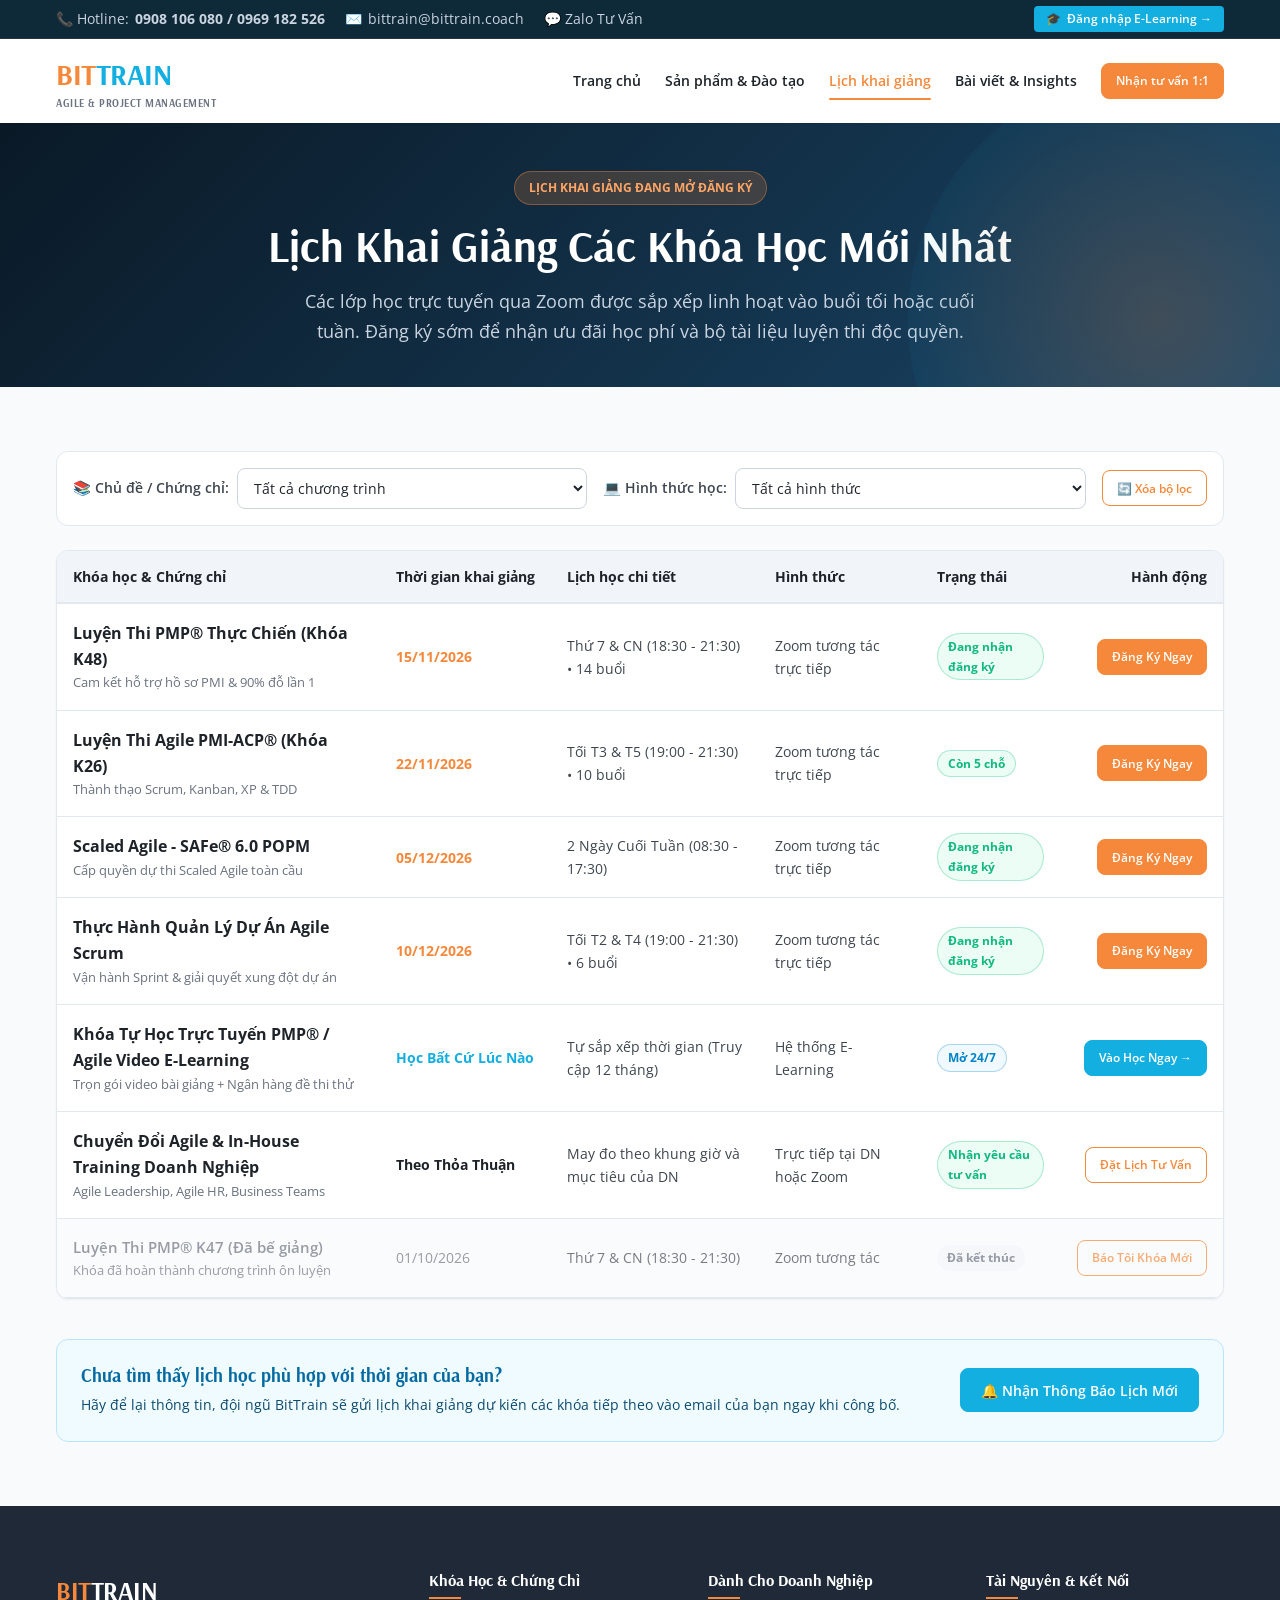
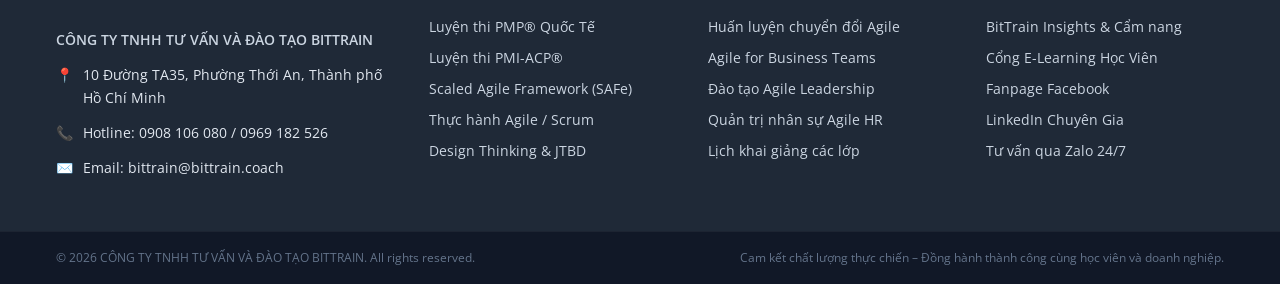
<file: lich-khai-giang.html>
<!DOCTYPE html>
<html lang="vi">
<head>
  <meta charset="UTF-8">
  <meta name="viewport" content="width=device-width, initial-scale=1.0">
  <title>Lịch Khai Giảng Mới Nhất - BitTrain</title>
  <meta name="description" content="Tra cứu lịch khai giảng các khóa học Quản lý dự án thực chiến PMP, PMI-ACP, Scaled Agile SAFe và workshop Agile Scrum mới nhất từ BitTrain.">
  
  <link rel="stylesheet" href="css/design-tokens.css">
  <link rel="stylesheet" href="css/styles.css">
</head>
<body>

  <!-- 1. TOPBAR -->
  <aside class="bt-topbar" aria-label="Thông tin liên hệ nhanh">
    <div class="bt-container bt-topbar__inner">
      <div class="bt-topbar__contacts">
        <a href="tel:0908106080" class="bt-topbar__item">
          <span>📞 Hotline:</span> <strong>0908 106 080 / 0969 182 526</strong>
        </a>
        <a href="mailto:bittrain@bittrain.coach" class="bt-topbar__item">
          <span>✉️</span> <span>bittrain@bittrain.coach</span>
        </a>
        <a href="https://zalo.me/0908106080" target="_blank" rel="noopener noreferrer" class="bt-topbar__item">
          <span>💬 Zalo Tư Vấn</span>
        </a>
      </div>
      <div class="bt-topbar__actions">
        <a href="https://elearning.bittrain.coach/" target="_blank" rel="noopener noreferrer" class="bt-topbar__elearning">
          <span>🎓</span> Đăng nhập E-Learning &rarr;
        </a>
      </div>
    </div>
  </aside>

  <!-- 2. HEADER -->
  <header class="bt-header" role="banner">
    <div class="bt-container bt-header__inner">
      <a href="index.html" class="bt-logo" aria-label="BitTrain Trang chủ">
        <div class="bt-logo__brand">
          <span class="bt-logo__bit">BIT</span><span class="bt-logo__train">TRAIN</span>
          <span class="bt-logo__tagline">Agile & Project Management</span>
        </div>
      </a>

      <nav class="bt-nav" role="navigation" aria-label="Menu chính">
        <a href="index.html" class="bt-nav__link">Trang chủ</a>
        <a href="san-pham.html" class="bt-nav__link">Sản phẩm & Đào tạo</a>
        <a href="lich-khai-giang.html" class="bt-nav__link bt-nav__link--active">Lịch khai giảng</a>
        <a href="bai-viet.html" class="bt-nav__link">Bài viết & Insights</a>
        <button type="button" class="bt-btn bt-btn--primary bt-btn--sm js-open-modal" data-course="Đăng ký nhận lịch đào tạo mới nhất">
          Nhận tư vấn 1:1
        </button>
      </nav>

      <button type="button" class="bt-menu-toggle" aria-label="Mở menu di động">&#9776;</button>
    </div>
  </header>

  <!-- 3. PAGE HEADER HERO -->
  <section class="bt-hero" style="padding: var(--bt-space-9) 0 var(--bt-space-8);">
    <div class="bt-container" style="text-align: center;">
      <span class="bt-hero__tag">Lịch Khai Giảng Đang Mở Đăng Ký</span>
      <h1 class="bt-hero__title" style="font-size: 2.75rem;">Lịch Khai Giảng Các Khóa Học Mới Nhất</h1>
      <p class="bt-hero__desc" style="margin: 0 auto; max-width: 700px;">
        Các lớp học trực tuyến qua Zoom được sắp xếp linh hoạt vào buổi tối hoặc cuối tuần. Đăng ký sớm để nhận ưu đãi học phí và bộ tài liệu luyện thi độc quyền.
      </p>
    </div>
  </section>

  <!-- 4. MAIN SCHEDULE SECTION (BT-01, BT-14) -->
  <section class="bt-section bt-section--light">
    <div class="bt-container">
      
      <!-- BỘ LỌC ĐA TIÊU CHÍ (BT-14) -->
      <div class="bt-filter-bar">
        <div class="bt-filter-group">
          <label for="filterCategory" style="font-weight:600; font-size:0.9rem; white-space:nowrap;">📚 Chủ đề / Chứng chỉ:</label>
          <select id="filterCategory" class="bt-select">
            <option value="all">Tất cả chương trình</option>
            <option value="pmp">Luyện thi PMP (PMI)</option>
            <option value="pmi-acp">Luyện thi PMI-ACP (PMI)</option>
            <option value="safe">Scaled Agile (SAFe)</option>
            <option value="scrum">Thực hành Agile / Scrum</option>
            <option value="b2b">Doanh nghiệp / Leadership</option>
          </select>
        </div>

        <div class="bt-filter-group">
          <label for="filterFormat" style="font-weight:600; font-size:0.9rem; white-space:nowrap;">💻 Hình thức học:</label>
          <select id="filterFormat" class="bt-select">
            <option value="all">Tất cả hình thức</option>
            <option value="zoom">Online qua Zoom tương tác</option>
            <option value="elearning">Tự học E-Learning</option>
            <option value="inhouse">Đào tạo In-house</option>
          </select>
        </div>

        <button type="button" id="filterReset" class="bt-btn bt-btn--outline bt-btn--sm">
          🔄 Xóa bộ lọc
        </button>
      </div>

      <!-- BẢNG LỊCH KHAI GIẢNG (BT-01) -->
      <div class="bt-schedule-table-wrap">
        <table class="bt-schedule-table">
          <thead>
            <tr>
              <th style="width:28%;">Khóa học & Chứng chỉ</th>
              <th style="width:14%;">Thời gian khai giảng</th>
              <th style="width:18%;">Lịch học chi tiết</th>
              <th style="width:14%;">Hình thức</th>
              <th style="width:12%;">Trạng thái</th>
              <th style="width:14%; text-align:right;">Hành động</th>
            </tr>
          </thead>
          <tbody>
            <!-- LỚP 1: PMP K48 -->
            <tr class="js-schedule-row" data-category="pmp" data-format="zoom">
              <td>
                <div style="font-weight:700; color:var(--bt-color-text-dark); font-size:1rem;">
                  Luyện Thi PMP® Thực Chiến (Khóa K48)
                </div>
                <div style="font-size:0.8rem; color:var(--bt-color-text-muted);">Cam kết hỗ trợ hồ sơ PMI & 90% đỗ lần 1</div>
              </td>
              <td><strong style="color:var(--bt-color-primary);">15/11/2026</strong></td>
              <td>Thứ 7 & CN (18:30 - 21:30) • 14 buổi</td>
              <td>Zoom tương tác trực tiếp</td>
              <td><span class="bt-badge-status bt-badge-status--open">Đang nhận đăng ký</span></td>
              <td style="text-align:right;">
                <button type="button" class="bt-btn bt-btn--primary bt-btn--sm js-open-modal" data-course="Luyện thi PMP K48 (15/11/2026)">
                  Đăng Ký Ngay
                </button>
              </td>
            </tr>

            <!-- LỚP 2: PMI-ACP K26 -->
            <tr class="js-schedule-row" data-category="pmi-acp" data-format="zoom">
              <td>
                <div style="font-weight:700; color:var(--bt-color-text-dark); font-size:1rem;">
                  Luyện Thi Agile PMI-ACP® (Khóa K26)
                </div>
                <div style="font-size:0.8rem; color:var(--bt-color-text-muted);">Thành thạo Scrum, Kanban, XP & TDD</div>
              </td>
              <td><strong style="color:var(--bt-color-primary);">22/11/2026</strong></td>
              <td>Tối T3 & T5 (19:00 - 21:30) • 10 buổi</td>
              <td>Zoom tương tác trực tiếp</td>
              <td><span class="bt-badge-status bt-badge-status--open">Còn 5 chỗ</span></td>
              <td style="text-align:right;">
                <button type="button" class="bt-btn bt-btn--primary bt-btn--sm js-open-modal" data-course="Luyện thi PMI-ACP K26 (22/11/2026)">
                  Đăng Ký Ngay
                </button>
              </td>
            </tr>

            <!-- LỚP 3: SAFe POPM -->
            <tr class="js-schedule-row" data-category="safe" data-format="zoom">
              <td>
                <div style="font-weight:700; color:var(--bt-color-text-dark); font-size:1rem;">
                  Scaled Agile - SAFe® 6.0 POPM
                </div>
                <div style="font-size:0.8rem; color:var(--bt-color-text-muted);">Cấp quyền dự thi Scaled Agile toàn cầu</div>
              </td>
              <td><strong style="color:var(--bt-color-primary);">05/12/2026</strong></td>
              <td>2 Ngày Cuối Tuần (08:30 - 17:30)</td>
              <td>Zoom tương tác trực tiếp</td>
              <td><span class="bt-badge-status bt-badge-status--open">Đang nhận đăng ký</span></td>
              <td style="text-align:right;">
                <button type="button" class="bt-btn bt-btn--primary bt-btn--sm js-open-modal" data-course="Khóa học SAFe POPM (05/12/2026)">
                  Đăng Ký Ngay
                </button>
              </td>
            </tr>

            <!-- LỚP 4: Agile Scrum Thực hành -->
            <tr class="js-schedule-row" data-category="scrum" data-format="zoom">
              <td>
                <div style="font-weight:700; color:var(--bt-color-text-dark); font-size:1rem;">
                  Thực Hành Quản Lý Dự Án Agile Scrum
                </div>
                <div style="font-size:0.8rem; color:var(--bt-color-text-muted);">Vận hành Sprint & giải quyết xung đột dự án</div>
              </td>
              <td><strong style="color:var(--bt-color-primary);">10/12/2026</strong></td>
              <td>Tối T2 & T4 (19:00 - 21:30) • 6 buổi</td>
              <td>Zoom tương tác trực tiếp</td>
              <td><span class="bt-badge-status bt-badge-status--open">Đang nhận đăng ký</span></td>
              <td style="text-align:right;">
                <button type="button" class="bt-btn bt-btn--primary bt-btn--sm js-open-modal" data-course="Thực hành Agile Scrum (10/12/2026)">
                  Đăng Ký Ngay
                </button>
              </td>
            </tr>

            <!-- LỚP 5: E-LEARNING (Tự học, luôn mở BT-01) -->
            <tr class="js-schedule-row" data-category="pmp" data-format="elearning">
              <td>
                <div style="font-weight:700; color:var(--bt-color-text-dark); font-size:1rem;">
                  Khóa Tự Học Trực Tuyến PMP® / Agile Video E-Learning
                </div>
                <div style="font-size:0.8rem; color:var(--bt-color-text-muted);">Trọn gói video bài giảng + Ngân hàng đề thi thử</div>
              </td>
              <td><strong style="color:var(--bt-color-secondary);">Học Bất Cứ Lúc Nào</strong></td>
              <td>Tự sắp xếp thời gian (Truy cập 12 tháng)</td>
              <td>Hệ thống E-Learning</td>
              <td><span class="bt-badge-status bt-badge-status--self">Mở 24/7</span></td>
              <td style="text-align:right;">
                <a href="https://elearning.bittrain.coach/" target="_blank" rel="noopener noreferrer" class="bt-btn bt-btn--secondary bt-btn--sm">
                  Vào Học Ngay &rarr;
                </a>
              </td>
            </tr>

            <!-- LỚP 6: DOANH NGHIỆP IN-HOUSE -->
            <tr class="js-schedule-row" data-category="b2b" data-format="inhouse">
              <td>
                <div style="font-weight:700; color:var(--bt-color-text-dark); font-size:1rem;">
                  Chuyển Đổi Agile & In-House Training Doanh Nghiệp
                </div>
                <div style="font-size:0.8rem; color:var(--bt-color-text-muted);">Agile Leadership, Agile HR, Business Teams</div>
              </td>
              <td><strong style="color:var(--bt-color-text-dark);">Theo Thỏa Thuận</strong></td>
              <td>May đo theo khung giờ và mục tiêu của DN</td>
              <td>Trực tiếp tại DN hoặc Zoom</td>
              <td><span class="bt-badge-status bt-badge-status--open">Nhận yêu cầu tư vấn</span></td>
              <td style="text-align:right;">
                <button type="button" class="bt-btn bt-btn--outline bt-btn--sm js-open-modal" data-course="Tư vấn In-house doanh nghiệp">
                  Đặt Lịch Tư Vấn
                </button>
              </td>
            </tr>

            <!-- LỚP 7: LỚP ĐÃ KẾT THÚC (Lưu trữ BT-01) -->
            <tr class="js-schedule-row" data-category="pmp" data-format="zoom" style="opacity: 0.7; background:#F8FAFC;">
              <td>
                <div style="font-weight:600; color:var(--bt-color-text-muted); font-size:0.95rem;">
                  Luyện Thi PMP® K47 (Đã bế giảng)
                </div>
                <div style="font-size:0.8rem; color:var(--bt-color-text-muted);">Khóa đã hoàn thành chương trình ôn luyện</div>
              </td>
              <td><span style="color:var(--bt-color-text-muted);">01/10/2026</span></td>
              <td>Thứ 7 & CN (18:30 - 21:30)</td>
              <td>Zoom tương tác</td>
              <td><span class="bt-badge-status bt-badge-status--closed">Đã kết thúc</span></td>
              <td style="text-align:right;">
                <button type="button" class="bt-btn bt-btn--outline bt-btn--sm js-open-modal" data-course="Đăng ký nhận lịch khóa PMP tiếp theo">
                  Báo Tôi Khóa Mới
                </button>
              </td>
            </tr>
          </tbody>
        </table>

        <!-- Thông báo khi filter không ra kết quả (BT-14) -->
        <div id="scheduleEmptyNotice" style="display:none; padding:32px; text-align:center; color:var(--bt-color-text-muted);">
          <div style="font-size:2rem; margin-bottom:8px;">🔍</div>
          <p>Không tìm thấy lớp học nào khớp với bộ lọc của bạn.</p>
          <button type="button" class="bt-btn bt-btn--primary bt-btn--sm js-open-modal" data-course="Yêu cầu mở lớp theo nhu cầu" style="margin-top:12px;">
            Để lại yêu cầu để BitTrain mở lớp sớm nhất
          </button>
        </div>
      </div>

      <!-- Khối nhận thông báo lớp tiếp theo (BT-01) -->
      <div style="margin-top: 40px; background: #EFFBFF; border: 1px solid #BAE6FD; border-radius: 12px; padding: 24px; display: flex; align-items: center; justify-content: space-between; flex-wrap: wrap; gap: 16px;">
        <div>
          <h4 style="color:#0369A1; font-size:1.15rem; margin-bottom:4px;">Chưa tìm thấy lịch học phù hợp với thời gian của bạn?</h4>
          <p style="color:#0C4A6E; font-size:0.9rem;">Hãy để lại thông tin, đội ngũ BitTrain sẽ gửi lịch khai giảng dự kiến các khóa tiếp theo vào email của bạn ngay khi công bố.</p>
        </div>
        <button type="button" class="bt-btn bt-btn--secondary js-open-modal" data-course="Đăng ký nhận thông báo lịch mới">
          🔔 Nhận Thông Báo Lịch Mới
        </button>
      </div>

    </div>
  </section>

  <!-- 5. FOOTER -->
  <footer class="bt-footer" role="contentinfo">
    <div class="bt-container">
      <div class="bt-footer-grid">
        <div>
          <div class="bt-logo" style="margin-bottom: 16px;">
            <div class="bt-logo__brand" style="font-size:1.6rem;">
              <span class="bt-logo__bit">BIT</span><span class="bt-logo__train" style="color:#FFF;">TRAIN</span>
            </div>
          </div>
          <p style="color:#CBD5E1; font-weight:600; margin-bottom:12px;">CÔNG TY TNHH TƯ VẤN VÀ ĐÀO TẠO BITTRAIN</p>
          <div class="bt-footer-contact-item">
            <span>📍</span> <span>10 Đường TA35, Phường Thới An, Thành phố Hồ Chí Minh</span>
          </div>
          <div class="bt-footer-contact-item">
            <span>📞</span> <span>Hotline: 0908 106 080 / 0969 182 526</span>
          </div>
          <div class="bt-footer-contact-item">
            <span>✉️</span> <span>Email: bittrain@bittrain.coach</span>
          </div>
        </div>

        <div>
          <h4 class="bt-footer-col__title">Khóa Học & Chứng Chỉ</h4>
          <ul class="bt-footer-links">
            <li><a href="san-pham.html#pmp">Luyện thi PMP® Quốc Tế</a></li>
            <li><a href="san-pham.html#pmi-acp">Luyện thi PMI-ACP®</a></li>
            <li><a href="san-pham.html#safe">Scaled Agile Framework (SAFe)</a></li>
            <li><a href="san-pham.html#agile-scrum">Thực hành Agile / Scrum</a></li>
            <li><a href="san-pham.html#design-thinking">Design Thinking & JTBD</a></li>
          </ul>
        </div>

        <div>
          <h4 class="bt-footer-col__title">Dành Cho Doanh Nghiệp</h4>
          <ul class="bt-footer-links">
            <li><a href="san-pham.html#doanh-nghiep">Huấn luyện chuyển đổi Agile</a></li>
            <li><a href="san-pham.html#doanh-nghiep">Agile for Business Teams</a></li>
            <li><a href="san-pham.html#doanh-nghiep">Đào tạo Agile Leadership</a></li>
            <li><a href="san-pham.html#doanh-nghiep">Quản trị nhân sự Agile HR</a></li>
            <li><a href="lich-khai-giang.html">Lịch khai giảng các lớp</a></li>
          </ul>
        </div>

        <div>
          <h4 class="bt-footer-col__title">Tài Nguyên & Kết Nối</h4>
          <ul class="bt-footer-links">
            <li><a href="bai-viet.html">BitTrain Insights & Cẩm nang</a></li>
            <li><a href="https://elearning.bittrain.coach/" target="_blank" rel="noopener noreferrer">Cổng E-Learning Học Viên</a></li>
            <li><a href="https://www.facebook.com/bittrain.coach" target="_blank" rel="noopener noreferrer">Fanpage Facebook</a></li>
            <li><a href="https://www.linkedin.com/in/hoangsyquypmp/" target="_blank" rel="noopener noreferrer">LinkedIn Chuyên Gia</a></li>
            <li><a href="https://zalo.me/0908106080" target="_blank" rel="noopener noreferrer">Tư vấn qua Zalo 24/7</a></li>
          </ul>
        </div>
      </div>
    </div>

    <div class="bt-footer-bottom">
      <div class="bt-container bt-footer-bottom__inner">
        <div>© 2026 CÔNG TY TNHH TƯ VẤN VÀ ĐÀO TẠO BITTRAIN. All rights reserved.</div>
        <div>Cam kết chất lượng thực chiến – Đồng hành thành công cùng học viên và doanh nghiệp.</div>
      </div>
    </div>
  </footer>

  <!-- 6. MODAL ĐĂNG KÝ NHANH -->
  <div id="registrationModal" class="bt-modal-backdrop" aria-hidden="true" role="dialog">
    <div class="bt-modal">
      <div class="bt-modal-header">
        <h3 style="color:#FFF; font-size:1.25rem;">Đăng Ký Khóa Học & Nhận Ưu Đãi</h3>
        <button type="button" class="bt-modal-close" aria-label="Đóng cửa sổ">&times;</button>
      </div>
      <div class="bt-modal-body">
        <div id="modalSuccessBox" class="bt-form-success"></div>
        <form id="modalRegisterForm">
          <div class="bt-form-group">
            <label class="bt-label">Khóa học / Lịch học</label>
            <input type="text" id="modalCourseName" class="bt-input" readonly style="background:#F1F5F9; font-weight:600;">
          </div>
          <div class="bt-form-group">
            <label class="bt-label">Họ và tên <span>*</span></label>
            <input type="text" name="fullname" class="bt-input" placeholder="Nguyễn Văn A" required>
          </div>
          <div class="bt-form-group">
            <label class="bt-label">Số điện thoại / Zalo <span>*</span></label>
            <input type="tel" name="phone" class="bt-input" placeholder="0908xxxxxx" required>
          </div>
          <div class="bt-form-group">
            <label class="bt-label">Email nhận hướng dẫn vào lớp <span>*</span></label>
            <input type="email" name="email" class="bt-input" placeholder="email@example.com" required>
          </div>
          <button type="submit" class="bt-btn bt-btn--primary bt-btn--lg" style="width:100%; margin-top:8px;">
            Xác Nhận Giữ Chỗ & Nhận Tài Liệu
          </button>
        </form>
      </div>
    </div>
  </div>

  <script src="js/main.js"></script>
</body>
</html>
</file>
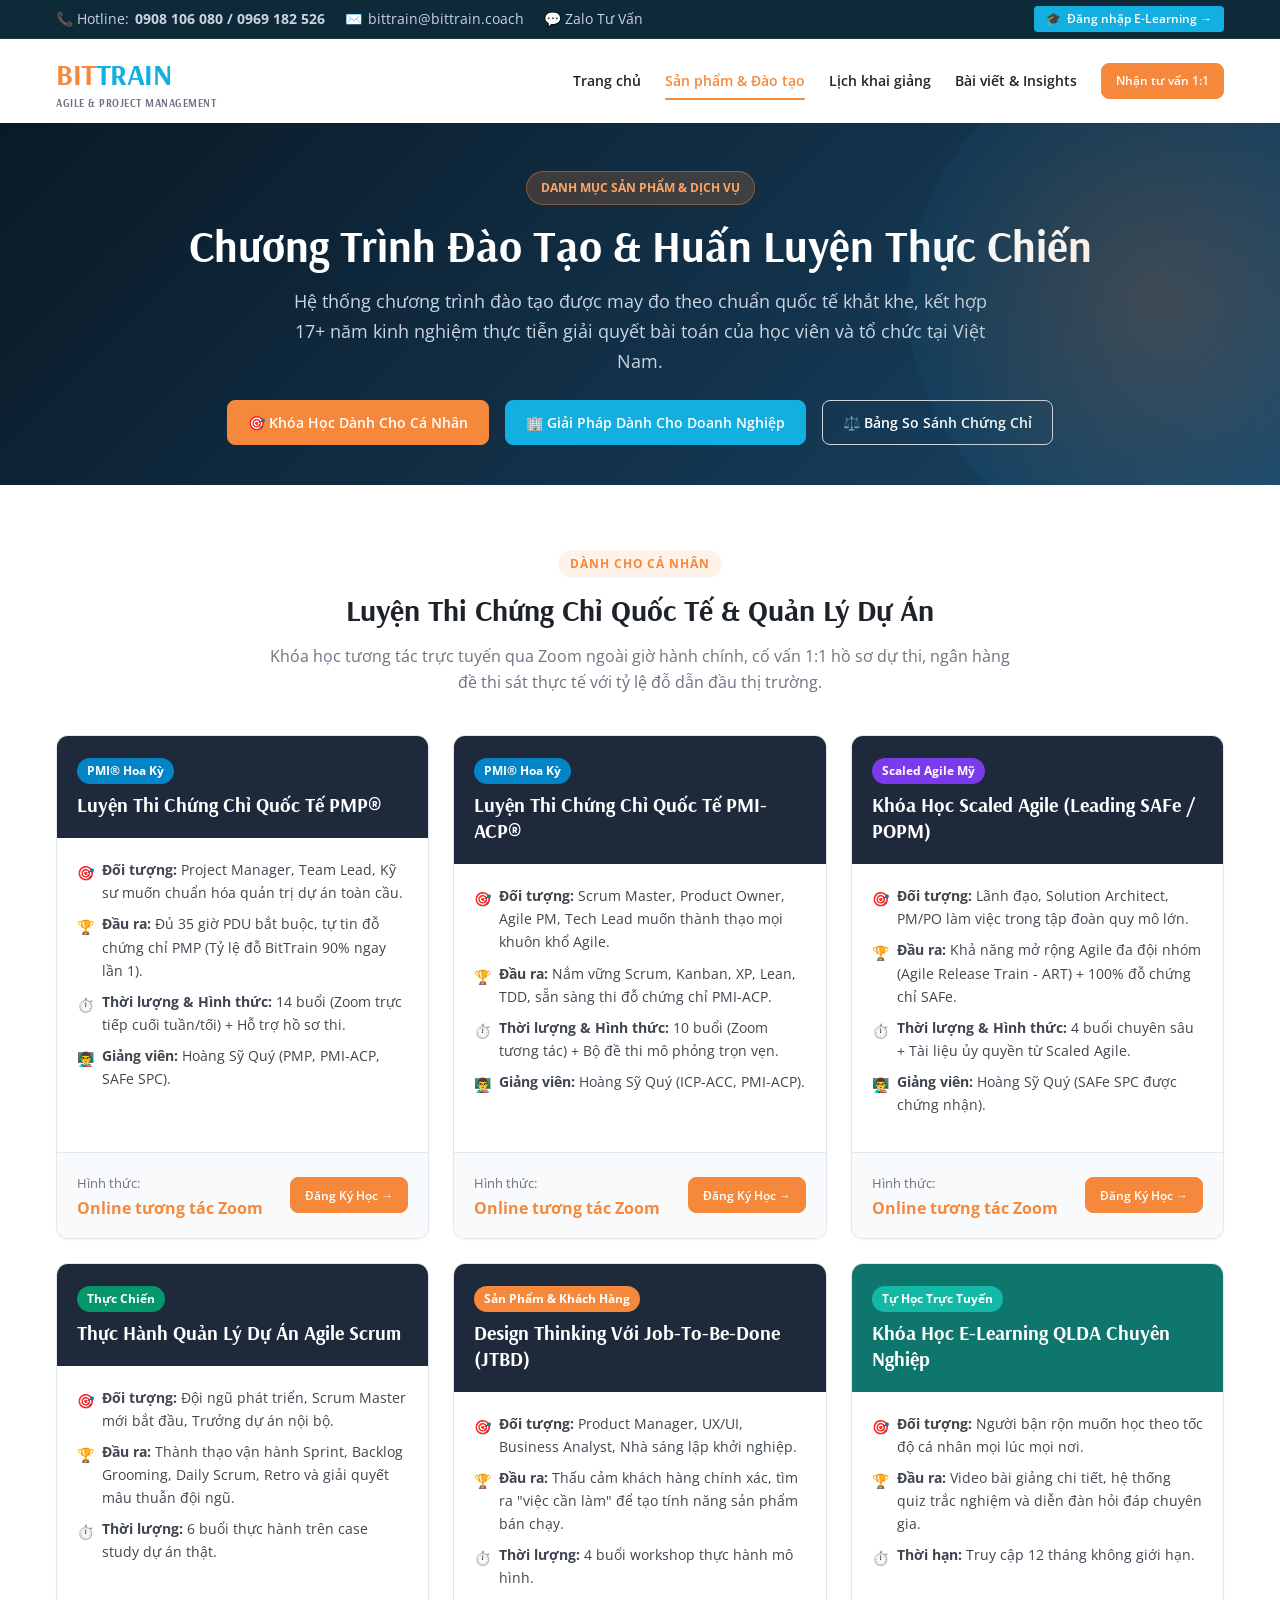
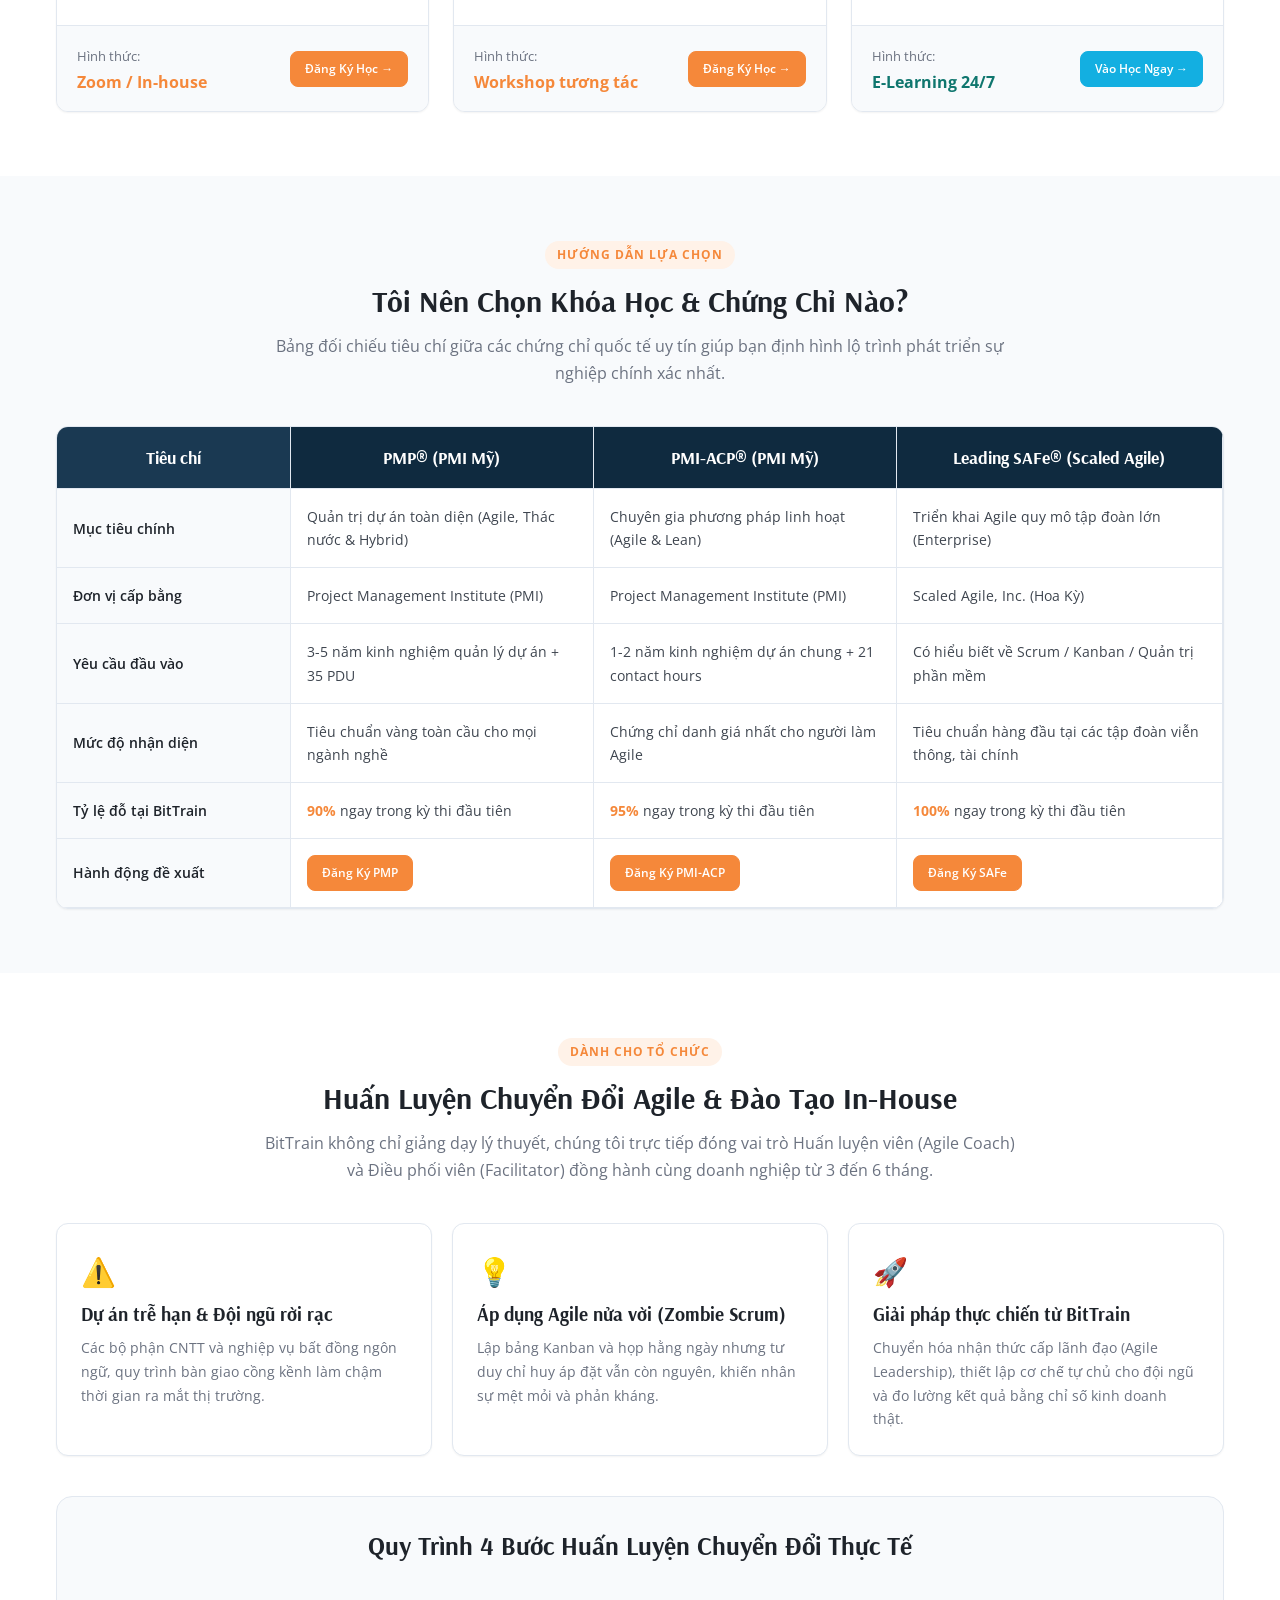
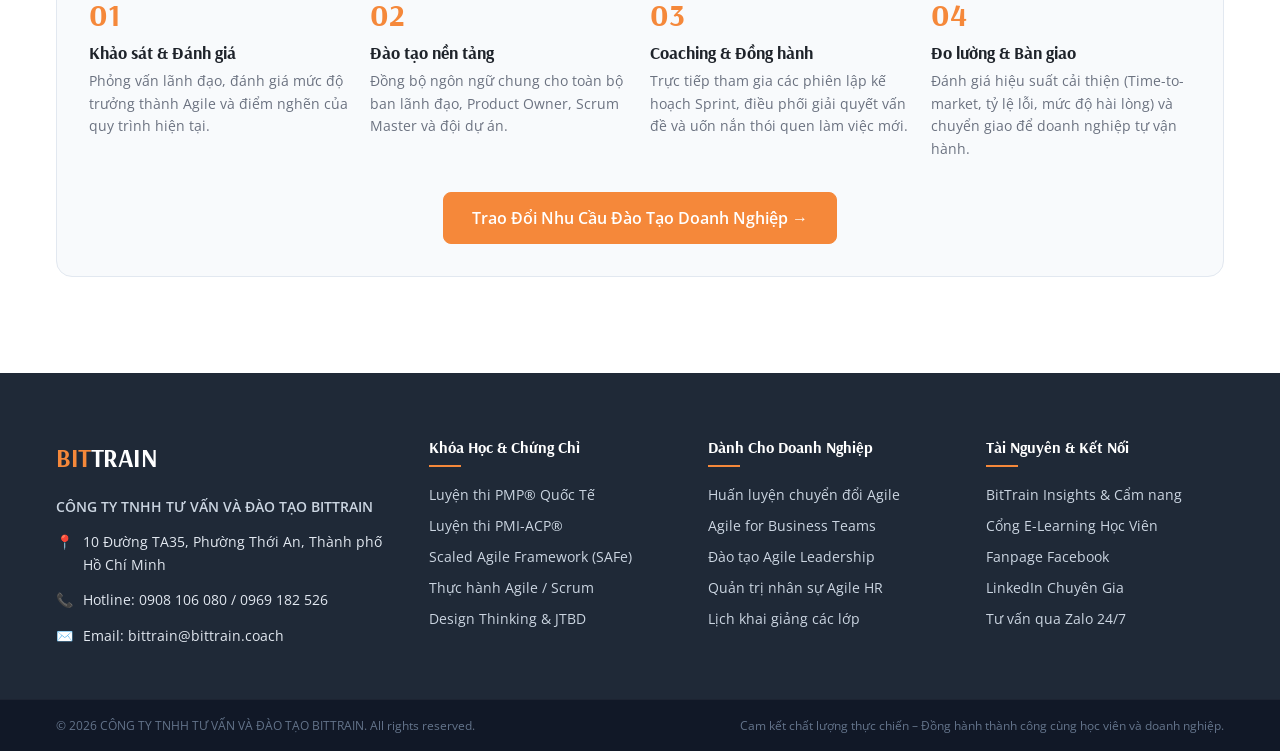
<file: san-pham.html>
<!DOCTYPE html>
<html lang="vi">
<head>
  <meta charset="UTF-8">
  <meta name="viewport" content="width=device-width, initial-scale=1.0">
  <title>Sản Phẩm & Chương Trình Đào Tạo - BitTrain</title>
  <meta name="description" content="Danh mục các chương trình đào tạo Quản lý dự án, Agile/Scrum, luyện thi chứng chỉ quốc tế PMP, PMI-ACP, SAFe và huấn luyện chuyển đổi Agile doanh nghiệp từ BitTrain.">
  
  <link rel="stylesheet" href="css/design-tokens.css">
  <link rel="stylesheet" href="css/styles.css">
</head>
<body>

  <!-- 1. TOPBAR -->
  <aside class="bt-topbar" aria-label="Thông tin liên hệ nhanh">
    <div class="bt-container bt-topbar__inner">
      <div class="bt-topbar__contacts">
        <a href="tel:0908106080" class="bt-topbar__item">
          <span>📞 Hotline:</span> <strong>0908 106 080 / 0969 182 526</strong>
        </a>
        <a href="mailto:bittrain@bittrain.coach" class="bt-topbar__item">
          <span>✉️</span> <span>bittrain@bittrain.coach</span>
        </a>
        <a href="https://zalo.me/0908106080" target="_blank" rel="noopener noreferrer" class="bt-topbar__item">
          <span>💬 Zalo Tư Vấn</span>
        </a>
      </div>
      <div class="bt-topbar__actions">
        <a href="https://elearning.bittrain.coach/" target="_blank" rel="noopener noreferrer" class="bt-topbar__elearning">
          <span>🎓</span> Đăng nhập E-Learning &rarr;
        </a>
      </div>
    </div>
  </aside>

  <!-- 2. HEADER -->
  <header class="bt-header" role="banner">
    <div class="bt-container bt-header__inner">
      <a href="index.html" class="bt-logo" aria-label="BitTrain Trang chủ">
        <div class="bt-logo__brand">
          <span class="bt-logo__bit">BIT</span><span class="bt-logo__train">TRAIN</span>
          <span class="bt-logo__tagline">Agile & Project Management</span>
        </div>
      </a>

      <nav class="bt-nav" role="navigation" aria-label="Menu chính">
        <a href="index.html" class="bt-nav__link">Trang chủ</a>
        <a href="san-pham.html" class="bt-nav__link bt-nav__link--active">Sản phẩm & Đào tạo</a>
        <a href="lich-khai-giang.html" class="bt-nav__link">Lịch khai giảng</a>
        <a href="bai-viet.html" class="bt-nav__link">Bài viết & Insights</a>
        <button type="button" class="bt-btn bt-btn--primary bt-btn--sm js-open-modal" data-course="Tư vấn chương trình đào tạo">
          Nhận tư vấn 1:1
        </button>
      </nav>

      <button type="button" class="bt-menu-toggle" aria-label="Mở menu di động">&#9776;</button>
    </div>
  </header>

  <!-- 3. PAGE HEADER HERO -->
  <section class="bt-hero" style="padding: var(--bt-space-9) 0 var(--bt-space-8);">
    <div class="bt-container" style="text-align: center;">
      <span class="bt-hero__tag">Danh Mục Sản Phẩm & Dịch Vụ</span>
      <h1 class="bt-hero__title" style="font-size: 2.75rem;">Chương Trình Đào Tạo & Huấn Luyện Thực Chiến</h1>
      <p class="bt-hero__desc" style="margin: 0 auto; max-width: 700px;">
        Hệ thống chương trình đào tạo được may đo theo chuẩn quốc tế khắt khe, kết hợp 17+ năm kinh nghiệm thực tiễn giải quyết bài toán của học viên và tổ chức tại Việt Nam.
      </p>
      
      <!-- Phím tắt cuộn nhanh (BT-11) -->
      <div style="display:flex; justify-content:center; gap:16px; margin-top:24px; flex-wrap:wrap;">
        <a href="#ca-nhan" class="bt-btn bt-btn--primary">
          🎯 Khóa Học Dành Cho Cá Nhân
        </a>
        <a href="#doanh-nghiep" class="bt-btn bt-btn--secondary">
          🏢 Giải Pháp Dành Cho Doanh Nghiệp
        </a>
        <a href="#so-sanh" class="bt-btn bt-btn--outline" style="color:#FFF; border-color:#CBD5E1;">
          ⚖️ Bảng So Sánh Chứng Chỉ
        </a>
      </div>
    </div>
  </section>

  <!-- 4. KHỐI CÁ NHÂN & CHỨNG CHỈ QUỐC TẾ (BT-12) -->
  <section class="bt-section" id="ca-nhan">
    <div class="bt-container">
      <div class="bt-section-header">
        <span class="bt-section-tag">Dành Cho Cá Nhân</span>
        <h2 class="bt-section-title">Luyện Thi Chứng Chỉ Quốc Tế & Quản Lý Dự Án</h2>
        <p class="bt-section-subtitle">
          Khóa học tương tác trực tuyến qua Zoom ngoài giờ hành chính, cố vấn 1:1 hồ sơ dự thi, ngân hàng đề thi sát thực tế với tỷ lệ đỗ dẫn đầu thị trường.
        </p>
      </div>

      <div class="bt-courses-grid">
        <!-- Khóa 1: PMP -->
        <article class="bt-course-card" id="pmp">
          <div class="bt-course-card__header">
            <span class="bt-course-card__badge bt-course-card__badge--pmi">PMI® Hoa Kỳ</span>
            <h3 class="bt-course-card__title">Luyện Thi Chứng Chỉ Quốc Tế PMP®</h3>
          </div>
          <div class="bt-course-card__body">
            <div class="bt-course-card__meta-list">
              <div class="bt-course-card__meta-item">
                <span class="bt-course-card__meta-icon">🎯</span>
                <span><strong>Đối tượng:</strong> Project Manager, Team Lead, Kỹ sư muốn chuẩn hóa quản trị dự án toàn cầu.</span>
              </div>
              <div class="bt-course-card__meta-item">
                <span class="bt-course-card__meta-icon">🏆</span>
                <span><strong>Đầu ra:</strong> Đủ 35 giờ PDU bắt buộc, tự tin đỗ chứng chỉ PMP (Tỷ lệ đỗ BitTrain 90% ngay lần 1).</span>
              </div>
              <div class="bt-course-card__meta-item">
                <span class="bt-course-card__meta-icon">⏱️</span>
                <span><strong>Thời lượng & Hình thức:</strong> 14 buổi (Zoom trực tiếp cuối tuần/tối) + Hỗ trợ hồ sơ thi.</span>
              </div>
              <div class="bt-course-card__meta-item">
                <span class="bt-course-card__meta-icon">👨‍🏫</span>
                <span><strong>Giảng viên:</strong> Hoàng Sỹ Quý (PMP, PMI-ACP, SAFe SPC).</span>
              </div>
            </div>
          </div>
          <div class="bt-course-card__footer">
            <div>
              <span style="font-size:0.8rem; color:var(--bt-color-text-muted);">Hình thức:</span>
              <div style="font-weight:700; color:var(--bt-color-primary);">Online tương tác Zoom</div>
            </div>
            <button type="button" class="bt-btn bt-btn--primary bt-btn--sm js-open-modal" data-course="Luyện thi chứng chỉ PMP">
              Đăng Ký Học &rarr;
            </button>
          </div>
        </article>

        <!-- Khóa 2: PMI-ACP -->
        <article class="bt-course-card" id="pmi-acp">
          <div class="bt-course-card__header">
            <span class="bt-course-card__badge bt-course-card__badge--pmi">PMI® Hoa Kỳ</span>
            <h3 class="bt-course-card__title">Luyện Thi Chứng Chỉ Quốc Tế PMI-ACP®</h3>
          </div>
          <div class="bt-course-card__body">
            <div class="bt-course-card__meta-list">
              <div class="bt-course-card__meta-item">
                <span class="bt-course-card__meta-icon">🎯</span>
                <span><strong>Đối tượng:</strong> Scrum Master, Product Owner, Agile PM, Tech Lead muốn thành thạo mọi khuôn khổ Agile.</span>
              </div>
              <div class="bt-course-card__meta-item">
                <span class="bt-course-card__meta-icon">🏆</span>
                <span><strong>Đầu ra:</strong> Nắm vững Scrum, Kanban, XP, Lean, TDD, sẵn sàng thi đỗ chứng chỉ PMI-ACP.</span>
              </div>
              <div class="bt-course-card__meta-item">
                <span class="bt-course-card__meta-icon">⏱️</span>
                <span><strong>Thời lượng & Hình thức:</strong> 10 buổi (Zoom tương tác) + Bộ đề thi mô phỏng trọn vẹn.</span>
              </div>
              <div class="bt-course-card__meta-item">
                <span class="bt-course-card__meta-icon">👨‍🏫</span>
                <span><strong>Giảng viên:</strong> Hoàng Sỹ Quý (ICP-ACC, PMI-ACP).</span>
              </div>
            </div>
          </div>
          <div class="bt-course-card__footer">
            <div>
              <span style="font-size:0.8rem; color:var(--bt-color-text-muted);">Hình thức:</span>
              <div style="font-weight:700; color:var(--bt-color-primary);">Online tương tác Zoom</div>
            </div>
            <button type="button" class="bt-btn bt-btn--primary bt-btn--sm js-open-modal" data-course="Luyện thi chứng chỉ PMI-ACP">
              Đăng Ký Học &rarr;
            </button>
          </div>
        </article>

        <!-- Khóa 3: Scaled Agile SAFe -->
        <article class="bt-course-card" id="safe">
          <div class="bt-course-card__header">
            <span class="bt-course-card__badge bt-course-card__badge--safe">Scaled Agile Mỹ</span>
            <h3 class="bt-course-card__title">Khóa Học Scaled Agile (Leading SAFe / POPM)</h3>
          </div>
          <div class="bt-course-card__body">
            <div class="bt-course-card__meta-list">
              <div class="bt-course-card__meta-item">
                <span class="bt-course-card__meta-icon">🎯</span>
                <span><strong>Đối tượng:</strong> Lãnh đạo, Solution Architect, PM/PO làm việc trong tập đoàn quy mô lớn.</span>
              </div>
              <div class="bt-course-card__meta-item">
                <span class="bt-course-card__meta-icon">🏆</span>
                <span><strong>Đầu ra:</strong> Khả năng mở rộng Agile đa đội nhóm (Agile Release Train - ART) + 100% đỗ chứng chỉ SAFe.</span>
              </div>
              <div class="bt-course-card__meta-item">
                <span class="bt-course-card__meta-icon">⏱️</span>
                <span><strong>Thời lượng & Hình thức:</strong> 4 buổi chuyên sâu + Tài liệu ủy quyền từ Scaled Agile.</span>
              </div>
              <div class="bt-course-card__meta-item">
                <span class="bt-course-card__meta-icon">👨‍🏫</span>
                <span><strong>Giảng viên:</strong> Hoàng Sỹ Quý (SAFe SPC được chứng nhận).</span>
              </div>
            </div>
          </div>
          <div class="bt-course-card__footer">
            <div>
              <span style="font-size:0.8rem; color:var(--bt-color-text-muted);">Hình thức:</span>
              <div style="font-weight:700; color:var(--bt-color-primary);">Online tương tác Zoom</div>
            </div>
            <button type="button" class="bt-btn bt-btn--primary bt-btn--sm js-open-modal" data-course="Khóa học Scaled Agile SAFe">
              Đăng Ký Học &rarr;
            </button>
          </div>
        </article>

        <!-- Khóa 4: Thực hành Agile Scrum -->
        <article class="bt-course-card" id="agile-scrum">
          <div class="bt-course-card__header">
            <span class="bt-course-card__badge bt-course-card__badge--coach">Thực Chiến</span>
            <h3 class="bt-course-card__title">Thực Hành Quản Lý Dự Án Agile Scrum</h3>
          </div>
          <div class="bt-course-card__body">
            <div class="bt-course-card__meta-list">
              <div class="bt-course-card__meta-item">
                <span class="bt-course-card__meta-icon">🎯</span>
                <span><strong>Đối tượng:</strong> Đội ngũ phát triển, Scrum Master mới bắt đầu, Trưởng dự án nội bộ.</span>
              </div>
              <div class="bt-course-card__meta-item">
                <span class="bt-course-card__meta-icon">🏆</span>
                <span><strong>Đầu ra:</strong> Thành thạo vận hành Sprint, Backlog Grooming, Daily Scrum, Retro và giải quyết mâu thuẫn đội ngũ.</span>
              </div>
              <div class="bt-course-card__meta-item">
                <span class="bt-course-card__meta-icon">⏱️</span>
                <span><strong>Thời lượng:</strong> 6 buổi thực hành trên case study dự án thật.</span>
              </div>
            </div>
          </div>
          <div class="bt-course-card__footer">
            <div>
              <span style="font-size:0.8rem; color:var(--bt-color-text-muted);">Hình thức:</span>
              <div style="font-weight:700; color:var(--bt-color-primary);">Zoom / In-house</div>
            </div>
            <button type="button" class="bt-btn bt-btn--primary bt-btn--sm js-open-modal" data-course="Thực hành Agile Scrum">
              Đăng Ký Học &rarr;
            </button>
          </div>
        </article>

        <!-- Khóa 5: Design Thinking & JTBD -->
        <article class="bt-course-card" id="design-thinking">
          <div class="bt-course-card__header">
            <span class="bt-course-card__badge bt-course-card__badge--b2b">Sản Phẩm & Khách Hàng</span>
            <h3 class="bt-course-card__title">Design Thinking Với Job-To-Be-Done (JTBD)</h3>
          </div>
          <div class="bt-course-card__body">
            <div class="bt-course-card__meta-list">
              <div class="bt-course-card__meta-item">
                <span class="bt-course-card__meta-icon">🎯</span>
                <span><strong>Đối tượng:</strong> Product Manager, UX/UI, Business Analyst, Nhà sáng lập khởi nghiệp.</span>
              </div>
              <div class="bt-course-card__meta-item">
                <span class="bt-course-card__meta-icon">🏆</span>
                <span><strong>Đầu ra:</strong> Thấu cảm khách hàng chính xác, tìm ra "việc cần làm" để tạo tính năng sản phẩm bán chạy.</span>
              </div>
              <div class="bt-course-card__meta-item">
                <span class="bt-course-card__meta-icon">⏱️</span>
                <span><strong>Thời lượng:</strong> 4 buổi workshop thực hành mô hình.</span>
              </div>
            </div>
          </div>
          <div class="bt-course-card__footer">
            <div>
              <span style="font-size:0.8rem; color:var(--bt-color-text-muted);">Hình thức:</span>
              <div style="font-weight:700; color:var(--bt-color-primary);">Workshop tương tác</div>
            </div>
            <button type="button" class="bt-btn bt-btn--primary bt-btn--sm js-open-modal" data-course="Design Thinking với Job-To-Be-Done">
              Đăng Ký Học &rarr;
            </button>
          </div>
        </article>

        <!-- Khóa 6: E-Learning Chủ Động -->
        <article class="bt-course-card">
          <div class="bt-course-card__header" style="background:#0F766E;">
            <span class="bt-course-card__badge" style="background:#14B8A6; color:#FFF;">Tự Học Trực Tuyến</span>
            <h3 class="bt-course-card__title">Khóa Học E-Learning QLDA Chuyên Nghiệp</h3>
          </div>
          <div class="bt-course-card__body">
            <div class="bt-course-card__meta-list">
              <div class="bt-course-card__meta-item">
                <span class="bt-course-card__meta-icon">🎯</span>
                <span><strong>Đối tượng:</strong> Người bận rộn muốn học theo tốc độ cá nhân mọi lúc mọi nơi.</span>
              </div>
              <div class="bt-course-card__meta-item">
                <span class="bt-course-card__meta-icon">🏆</span>
                <span><strong>Đầu ra:</strong> Video bài giảng chi tiết, hệ thống quiz trắc nghiệm và diễn đàn hỏi đáp chuyên gia.</span>
              </div>
              <div class="bt-course-card__meta-item">
                <span class="bt-course-card__meta-icon">⏱️</span>
                <span><strong>Thời hạn:</strong> Truy cập 12 tháng không giới hạn.</span>
              </div>
            </div>
          </div>
          <div class="bt-course-card__footer">
            <div>
              <span style="font-size:0.8rem; color:var(--bt-color-text-muted);">Hình thức:</span>
              <div style="font-weight:700; color:#0F766E;">E-Learning 24/7</div>
            </div>
            <a href="https://elearning.bittrain.coach/" target="_blank" rel="noopener noreferrer" class="bt-btn bt-btn--secondary bt-btn--sm">
              Vào Học Ngay &rarr;
            </a>
          </div>
        </article>
      </div>
    </div>
  </section>

  <!-- 5. BẢNG SO SÁNH CHỨNG CHỈ (BT-15) -->
  <section class="bt-section bt-section--light" id="so-sanh">
    <div class="bt-container">
      <div class="bt-section-header">
        <span class="bt-section-tag">Hướng Dẫn Lựa Chọn</span>
        <h2 class="bt-section-title">Tôi Nên Chọn Khóa Học & Chứng Chỉ Nào?</h2>
        <p class="bt-section-subtitle">
          Bảng đối chiếu tiêu chí giữa các chứng chỉ quốc tế uy tín giúp bạn định hình lộ trình phát triển sự nghiệp chính xác nhất.
        </p>
      </div>

      <div class="bt-comparison-wrap">
        <table class="bt-comparison-table">
          <thead>
            <tr>
              <th style="width:20%;">Tiêu chí</th>
              <th style="width:26%;">PMP® (PMI Mỹ)</th>
              <th style="width:26%;">PMI-ACP® (PMI Mỹ)</th>
              <th style="width:28%;">Leading SAFe® (Scaled Agile)</th>
            </tr>
          </thead>
          <tbody>
            <tr>
              <td>Mục tiêu chính</td>
              <td>Quản trị dự án toàn diện (Agile, Thác nước & Hybrid)</td>
              <td>Chuyên gia phương pháp linh hoạt (Agile & Lean)</td>
              <td>Triển khai Agile quy mô tập đoàn lớn (Enterprise)</td>
            </tr>
            <tr>
              <td>Đơn vị cấp bằng</td>
              <td>Project Management Institute (PMI)</td>
              <td>Project Management Institute (PMI)</td>
              <td>Scaled Agile, Inc. (Hoa Kỳ)</td>
            </tr>
            <tr>
              <td>Yêu cầu đầu vào</td>
              <td>3-5 năm kinh nghiệm quản lý dự án + 35 PDU</td>
              <td>1-2 năm kinh nghiệm dự án chung + 21 contact hours</td>
              <td>Có hiểu biết về Scrum / Kanban / Quản trị phần mềm</td>
            </tr>
            <tr>
              <td>Mức độ nhận diện</td>
              <td>Tiêu chuẩn vàng toàn cầu cho mọi ngành nghề</td>
              <td>Chứng chỉ danh giá nhất cho người làm Agile</td>
              <td>Tiêu chuẩn hàng đầu tại các tập đoàn viễn thông, tài chính</td>
            </tr>
            <tr>
              <td>Tỷ lệ đỗ tại BitTrain</td>
              <td><strong style="color:var(--bt-color-primary);">90%</strong> ngay trong kỳ thi đầu tiên</td>
              <td><strong style="color:var(--bt-color-primary);">95%</strong> ngay trong kỳ thi đầu tiên</td>
              <td><strong style="color:var(--bt-color-primary);">100%</strong> ngay trong kỳ thi đầu tiên</td>
            </tr>
            <tr>
              <td>Hành động đề xuất</td>
              <td>
                <button type="button" class="bt-btn bt-btn--primary bt-btn--sm js-open-modal" data-course="Tư vấn lộ trình PMP">
                  Đăng Ký PMP
                </button>
              </td>
              <td>
                <button type="button" class="bt-btn bt-btn--primary bt-btn--sm js-open-modal" data-course="Tư vấn lộ trình PMI-ACP">
                  Đăng Ký PMI-ACP
                </button>
              </td>
              <td>
                <button type="button" class="bt-btn bt-btn--primary bt-btn--sm js-open-modal" data-course="Tư vấn lộ trình SAFe">
                  Đăng Ký SAFe
                </button>
              </td>
            </tr>
          </tbody>
        </table>
      </div>
    </div>
  </section>

  <!-- 6. KHỐI GIẢI PHÁP DOANH NGHIỆP (BT-17) -->
  <section class="bt-section" id="doanh-nghiep">
    <div class="bt-container">
      <div class="bt-section-header">
        <span class="bt-section-tag">Dành Cho Tổ Chức</span>
        <h2 class="bt-section-title">Huấn Luyện Chuyển Đổi Agile & Đào Tạo In-House</h2>
        <p class="bt-section-subtitle">
          BitTrain không chỉ giảng dạy lý thuyết, chúng tôi trực tiếp đóng vai trò Huấn luyện viên (Agile Coach) và Điều phối viên (Facilitator) đồng hành cùng doanh nghiệp từ 3 đến 6 tháng.
        </p>
      </div>

      <!-- Vấn đề BitTrain giải quyết -->
      <div style="display:grid; grid-template-columns: repeat(auto-fit, minmax(280px, 1fr)); gap: 20px; margin-bottom: 40px;">
        <div style="background:#FFF; border:1px solid #E2E8F0; padding:24px; border-radius:12px; box-shadow:var(--bt-shadow-sm);">
          <div style="font-size:1.75rem; margin-bottom:8px;">⚠️</div>
          <h4 style="font-size:1.2rem; margin-bottom:8px;">Dự án trễ hạn & Đội ngũ rời rạc</h4>
          <p style="font-size:0.9rem; color:var(--bt-color-text-muted);">Các bộ phận CNTT và nghiệp vụ bất đồng ngôn ngữ, quy trình bàn giao cồng kềnh làm chậm thời gian ra mắt thị trường.</p>
        </div>
        <div style="background:#FFF; border:1px solid #E2E8F0; padding:24px; border-radius:12px; box-shadow:var(--bt-shadow-sm);">
          <div style="font-size:1.75rem; margin-bottom:8px;">💡</div>
          <h4 style="font-size:1.2rem; margin-bottom:8px;">Áp dụng Agile nửa vời (Zombie Scrum)</h4>
          <p style="font-size:0.9rem; color:var(--bt-color-text-muted);">Lập bảng Kanban và họp hằng ngày nhưng tư duy chỉ huy áp đặt vẫn còn nguyên, khiến nhân sự mệt mỏi và phản kháng.</p>
        </div>
        <div style="background:#FFF; border:1px solid #E2E8F0; padding:24px; border-radius:12px; box-shadow:var(--bt-shadow-sm);">
          <div style="font-size:1.75rem; margin-bottom:8px;">🚀</div>
          <h4 style="font-size:1.2rem; margin-bottom:8px;">Giải pháp thực chiến từ BitTrain</h4>
          <p style="font-size:0.9rem; color:var(--bt-color-text-muted);">Chuyển hóa nhận thức cấp lãnh đạo (Agile Leadership), thiết lập cơ chế tự chủ cho đội ngũ và đo lường kết quả bằng chỉ số kinh doanh thật.</p>
        </div>
      </div>

      <!-- Quy trình 4 bước huấn luyện doanh nghiệp -->
      <div style="background:#F8FAFC; border:1px solid #E2E8F0; border-radius:16px; padding:32px; margin-bottom: 32px;">
        <h3 style="text-align:center; margin-bottom: 24px; font-size:1.6rem;">Quy Trình 4 Bước Huấn Luyện Chuyển Đổi Thực Tế</h3>
        <div style="display:grid; grid-template-columns: repeat(auto-fit, minmax(220px, 1fr)); gap: 20px;">
          <div>
            <div style="font-family:var(--bt-font-heading); font-size:2rem; font-weight:700; color:var(--bt-color-primary);">01</div>
            <h4 style="font-size:1.1rem; margin-bottom:6px;">Khảo sát & Đánh giá</h4>
            <p style="font-size:0.85rem; color:var(--bt-color-text-muted);">Phỏng vấn lãnh đạo, đánh giá mức độ trưởng thành Agile và điểm nghẽn của quy trình hiện tại.</p>
          </div>
          <div>
            <div style="font-family:var(--bt-font-heading); font-size:2rem; font-weight:700; color:var(--bt-color-primary);">02</div>
            <h4 style="font-size:1.1rem; margin-bottom:6px;">Đào tạo nền tảng</h4>
            <p style="font-size:0.85rem; color:var(--bt-color-text-muted);">Đồng bộ ngôn ngữ chung cho toàn bộ ban lãnh đạo, Product Owner, Scrum Master và đội dự án.</p>
          </div>
          <div>
            <div style="font-family:var(--bt-font-heading); font-size:2rem; font-weight:700; color:var(--bt-color-primary);">03</div>
            <h4 style="font-size:1.1rem; margin-bottom:6px;">Coaching & Đồng hành</h4>
            <p style="font-size:0.85rem; color:var(--bt-color-text-muted);">Trực tiếp tham gia các phiên lập kế hoạch Sprint, điều phối giải quyết vấn đề và uốn nắn thói quen làm việc mới.</p>
          </div>
          <div>
            <div style="font-family:var(--bt-font-heading); font-size:2rem; font-weight:700; color:var(--bt-color-primary);">04</div>
            <h4 style="font-size:1.1rem; margin-bottom:6px;">Đo lường & Bàn giao</h4>
            <p style="font-size:0.85rem; color:var(--bt-color-text-muted);">Đánh giá hiệu suất cải thiện (Time-to-market, tỷ lệ lỗi, mức độ hài lòng) và chuyển giao để doanh nghiệp tự vận hành.</p>
          </div>
        </div>
        <div style="text-align:center; margin-top:32px;">
          <button type="button" class="bt-btn bt-btn--primary bt-btn--lg js-open-modal" data-course="Trao đổi nhu cầu đào tạo doanh nghiệp">
            Trao Đổi Nhu Cầu Đào Tạo Doanh Nghiệp &rarr;
          </button>
        </div>
      </div>
    </div>
  </section>

  <!-- 7. FOOTER CHUẨN HÓA -->
  <footer class="bt-footer" role="contentinfo">
    <div class="bt-container">
      <div class="bt-footer-grid">
        <div>
          <div class="bt-logo" style="margin-bottom: 16px;">
            <div class="bt-logo__brand" style="font-size:1.6rem;">
              <span class="bt-logo__bit">BIT</span><span class="bt-logo__train" style="color:#FFF;">TRAIN</span>
            </div>
          </div>
          <p style="color:#CBD5E1; font-weight:600; margin-bottom:12px;">CÔNG TY TNHH TƯ VẤN VÀ ĐÀO TẠO BITTRAIN</p>
          <div class="bt-footer-contact-item">
            <span>📍</span> <span>10 Đường TA35, Phường Thới An, Thành phố Hồ Chí Minh</span>
          </div>
          <div class="bt-footer-contact-item">
            <span>📞</span> <span>Hotline: 0908 106 080 / 0969 182 526</span>
          </div>
          <div class="bt-footer-contact-item">
            <span>✉️</span> <span>Email: bittrain@bittrain.coach</span>
          </div>
        </div>

        <div>
          <h4 class="bt-footer-col__title">Khóa Học & Chứng Chỉ</h4>
          <ul class="bt-footer-links">
            <li><a href="san-pham.html#pmp">Luyện thi PMP® Quốc Tế</a></li>
            <li><a href="san-pham.html#pmi-acp">Luyện thi PMI-ACP®</a></li>
            <li><a href="san-pham.html#safe">Scaled Agile Framework (SAFe)</a></li>
            <li><a href="san-pham.html#agile-scrum">Thực hành Agile / Scrum</a></li>
            <li><a href="san-pham.html#design-thinking">Design Thinking & JTBD</a></li>
          </ul>
        </div>

        <div>
          <h4 class="bt-footer-col__title">Dành Cho Doanh Nghiệp</h4>
          <ul class="bt-footer-links">
            <li><a href="san-pham.html#doanh-nghiep">Huấn luyện chuyển đổi Agile</a></li>
            <li><a href="san-pham.html#doanh-nghiep">Agile for Business Teams</a></li>
            <li><a href="san-pham.html#doanh-nghiep">Đào tạo Agile Leadership</a></li>
            <li><a href="san-pham.html#doanh-nghiep">Quản trị nhân sự Agile HR</a></li>
            <li><a href="lich-khai-giang.html">Lịch khai giảng các lớp</a></li>
          </ul>
        </div>

        <div>
          <h4 class="bt-footer-col__title">Tài Nguyên & Kết Nối</h4>
          <ul class="bt-footer-links">
            <li><a href="bai-viet.html">BitTrain Insights & Cẩm nang</a></li>
            <li><a href="https://elearning.bittrain.coach/" target="_blank" rel="noopener noreferrer">Cổng E-Learning Học Viên</a></li>
            <li><a href="https://www.facebook.com/bittrain.coach" target="_blank" rel="noopener noreferrer">Fanpage Facebook</a></li>
            <li><a href="https://www.linkedin.com/in/hoangsyquypmp/" target="_blank" rel="noopener noreferrer">LinkedIn Chuyên Gia</a></li>
            <li><a href="https://zalo.me/0908106080" target="_blank" rel="noopener noreferrer">Tư vấn qua Zalo 24/7</a></li>
          </ul>
        </div>
      </div>
    </div>

    <div class="bt-footer-bottom">
      <div class="bt-container bt-footer-bottom__inner">
        <div>© 2026 CÔNG TY TNHH TƯ VẤN VÀ ĐÀO TẠO BITTRAIN. All rights reserved.</div>
        <div>Cam kết chất lượng thực chiến – Đồng hành thành công cùng học viên và doanh nghiệp.</div>
      </div>
    </div>
  </footer>

  <!-- 8. MODAL ĐĂNG KÝ NHANH DÙNG CHUNG -->
  <div id="registrationModal" class="bt-modal-backdrop" aria-hidden="true" role="dialog">
    <div class="bt-modal">
      <div class="bt-modal-header">
        <h3 style="color:#FFF; font-size:1.25rem;">Đăng Ký Khóa Học & Tư Vấn</h3>
        <button type="button" class="bt-modal-close" aria-label="Đóng cửa sổ">&times;</button>
      </div>
      <div class="bt-modal-body">
        <div id="modalSuccessBox" class="bt-form-success"></div>
        <form id="modalRegisterForm">
          <div class="bt-form-group">
            <label class="bt-label">Khóa học / Dịch vụ quan tâm</label>
            <input type="text" id="modalCourseName" class="bt-input" readonly style="background:#F1F5F9; font-weight:600;">
          </div>
          <div class="bt-form-group">
            <label class="bt-label">Họ và tên <span>*</span></label>
            <input type="text" name="fullname" class="bt-input" placeholder="Nguyễn Văn A" required>
          </div>
          <div class="bt-form-group">
            <label class="bt-label">Số điện thoại / Zalo <span>*</span></label>
            <input type="tel" name="phone" class="bt-input" placeholder="0908xxxxxx" required>
          </div>
          <div class="bt-form-group">
            <label class="bt-label">Email nhận giáo trình & học phí <span>*</span></label>
            <input type="email" name="email" class="bt-input" placeholder="email@example.com" required>
          </div>
          <button type="submit" class="bt-btn bt-btn--primary bt-btn--lg" style="width:100%; margin-top:8px;">
            Gửi Đăng Ký Ngay
          </button>
        </form>
      </div>
    </div>
  </div>

  <script src="js/main.js"></script>
</body>
</html>
</file>
<file: css/design-tokens.css>
/**
 * BITTRAIN DESIGN TOKENS
 * File: BT_new_web/css/design-tokens.css
 * Chuẩn hóa từ Web-BitTrain-Design.md
 */

:root {
  /* --- 1. CORE BRAND COLORS --- */
  --bt-color-primary: #F5883A;          /* Cam thương hiệu - Nút chính, điểm nhấn */
  --bt-color-primary-hover: #E07223;    /* Cam đậm khi hover/active */
  --bt-color-primary-light: #FFF2E8;    /* Nền cam nhạt cho badge, highlight */
  --bt-color-secondary: #13AFE1;        /* Xanh Cyan công nghệ - Topbar, icon, viền thẻ */
  --bt-color-secondary-hover: #0E92BD;  /* Xanh Cyan hover */
  --bt-color-secondary-light: #EBF8FD;  /* Nền xanh nhạt cho badge */
  --bt-color-peach-hover: #FFD2B2;      /* Màu chữ hover trên nền cam */

  /* --- 2. NEUTRAL & TEXT COLORS --- */
  --bt-color-text-dark: #1E232A;        /* Tiêu đề chính, văn bản nhấn mạnh */
  --bt-color-text-body: #3E454F;        /* Văn bản nội dung chính */
  --bt-color-text-muted: #6B7280;       /* Chú thích, metadata, phụ đề */
  --bt-color-border-subtle: #E2E8F0;    /* Đường kẻ phân cách, viền card */
  --bt-color-border-strong: #CBD5E1;    /* Viền input form, viền active */
  
  --bt-color-bg-page: #FFFFFF;          /* Nền trang */
  --bt-color-bg-light: #F8FAFC;         /* Nền section xám nhạt xen kẽ */
  --bt-color-bg-card: #FFFFFF;          /* Nền thẻ nội dung */
  --bt-color-bg-dark: #1F2937;          /* Nền khối tối, chân trang footer */
  --bt-color-bg-dark-accent: #111827;   /* Copyright bar */
  --bt-color-white: #FFFFFF;

  /* --- 3. FUNCTIONAL / FEEDBACK COLORS --- */
  --bt-color-success: #10B981;          /* Trạng thái thành công, lớp sắp mở */
  --bt-color-success-bg: #ECFDF5;
  --bt-color-warning: #F59E0B;          /* Cảnh báo, số lượng có hạn */
  --bt-color-warning-bg: #FFFBEB;
  --bt-color-error: #EF4444;            /* Báo lỗi form */
  --bt-color-error-bg: #FEF2F2;
  --bt-color-info: #0284C7;
  --bt-color-info-bg: #F0F9FF;

  /* --- 4. TYPOGRAPHY SYSTEM --- */
  --bt-font-heading: 'Arsenal', -apple-system, BlinkMacSystemFont, 'Segoe UI', Roboto, sans-serif;
  --bt-font-body: 'Open Sans', -apple-system, BlinkMacSystemFont, 'Segoe UI', Roboto, sans-serif;

  --bt-font-size-xs: 0.75rem;    /* 12px */
  --bt-font-size-sm: 0.875rem;   /* 14px */
  --bt-font-size-base: 1rem;     /* 16px */
  --bt-font-size-lg: 1.125rem;   /* 18px */
  --bt-font-size-xl: 1.25rem;    /* 20px */
  --bt-font-size-2xl: 1.5rem;    /* 24px */
  --bt-font-size-3xl: 1.875rem;  /* 30px */
  --bt-font-size-4xl: 2.25rem;   /* 36px */
  --bt-font-size-5xl: 2.75rem;   /* 44px */

  --bt-font-weight-regular: 400;
  --bt-font-weight-medium: 500;
  --bt-font-weight-semibold: 600;
  --bt-font-weight-bold: 700;

  --bt-line-height-tight: 1.2;
  --bt-line-height-snug: 1.35;
  --bt-line-height-normal: 1.5;
  --bt-line-height-relaxed: 1.65;

  /* --- 5. SPACING SYSTEM (Bội số 4px & 8px) --- */
  --bt-space-1: 4px;
  --bt-space-2: 8px;
  --bt-space-3: 12px;
  --bt-space-4: 16px;
  --bt-space-5: 20px;
  --bt-space-6: 24px;
  --bt-space-7: 32px;
  --bt-space-8: 40px;
  --bt-space-9: 48px;
  --bt-space-10: 64px;
  --bt-space-12: 80px;

  /* --- 6. CONTAINER & LAYOUT --- */
  --bt-container-max: 1200px;
  --bt-container-narrow: 960px;
  --bt-header-height: 84px;
  --bt-topbar-height: 40px;

  /* --- 7. BORDER RADIUS & SHADOWS --- */
  --bt-radius-sm: 4px;
  --bt-radius-md: 8px;
  --bt-radius-lg: 12px;
  --bt-radius-xl: 16px;
  --bt-radius-full: 9999px;

  --bt-shadow-sm: 0 1px 2px rgba(0, 0, 0, 0.05);
  --bt-shadow-md: 0 4px 6px -1px rgba(0, 0, 0, 0.07), 0 2px 4px -2px rgba(0, 0, 0, 0.05);
  --bt-shadow-lg: 0 10px 15px -3px rgba(0, 0, 0, 0.08), 0 4px 6px -4px rgba(0, 0, 0, 0.04);
  --bt-shadow-hover: 0 12px 24px -4px rgba(245, 136, 58, 0.15), 0 6px 12px -3px rgba(0, 0, 0, 0.05);

  /* --- 8. TRANSITIONS --- */
  --bt-transition-fast: 150ms ease;
  --bt-transition-normal: 250ms ease;
  --bt-transition-slow: 350ms ease;
}
</file>
<file: css/styles.css>
/**
 * BITTRAIN COMPONENT & LAYOUT STYLES
 * File: BT_new_web/css/styles.css
 * Dùng chung cho 4 trang: index.html, san-pham.html, lich-khai-giang.html, bai-viet.html
 */

@import url('https://fonts.googleapis.com/css2?family=Arsenal:ital,wght@0,400;0,700;1,400;1,700&family=Open+Sans:ital,wght@0,400;0,500;0,600;0,700;1,400&display=swap');

/* --- 1. RESET & BASE --- */
*, *::before, *::after {
  box-sizing: border-box;
  margin: 0;
  padding: 0;
}

html {
  font-size: 16px;
  scroll-behavior: smooth;
  -webkit-font-smoothing: antialiased;
}

body {
  font-family: var(--bt-font-body);
  font-size: var(--bt-font-size-base);
  line-height: var(--bt-line-height-relaxed);
  color: var(--bt-color-text-body);
  background-color: var(--bt-color-bg-page);
  display: flex;
  flex-direction: column;
  min-height: 100vh;
}

h1, h2, h3, h4, h5, h6 {
  font-family: var(--bt-font-heading);
  color: var(--bt-color-text-dark);
  font-weight: var(--bt-font-weight-bold);
  line-height: var(--bt-line-height-snug);
}

a {
  color: var(--bt-color-secondary);
  text-decoration: none;
  transition: color var(--bt-transition-fast);
}
a:hover {
  color: var(--bt-color-secondary-hover);
}

img {
  max-width: 100%;
  height: auto;
  display: block;
}

ul {
  list-style: none;
}

/* --- 2. LAYOUT CONTAINERS --- */
.bt-container {
  width: 100%;
  max-width: var(--bt-container-max);
  margin-left: auto;
  margin-right: auto;
  padding-left: var(--bt-space-4);
  padding-right: var(--bt-space-4);
}

.bt-container--narrow {
  max-width: var(--bt-container-narrow);
}

.bt-section {
  padding-top: var(--bt-space-10);
  padding-bottom: var(--bt-space-10);
}

.bt-section--light {
  background-color: var(--bt-color-bg-light);
}

.bt-section--dark {
  background-color: var(--bt-color-bg-dark);
  color: var(--bt-color-white);
}

.bt-section-header {
  text-align: center;
  max-width: 760px;
  margin: 0 auto var(--bt-space-8);
}

.bt-section-tag {
  display: inline-block;
  font-size: var(--bt-font-size-xs);
  font-weight: var(--bt-font-weight-bold);
  text-transform: uppercase;
  letter-spacing: 0.08em;
  color: var(--bt-color-primary);
  background-color: var(--bt-color-primary-light);
  padding: 4px 12px;
  border-radius: var(--bt-radius-full);
  margin-bottom: var(--bt-space-3);
}

.bt-section-title {
  font-size: var(--bt-font-size-3xl);
  color: var(--bt-color-text-dark);
  margin-bottom: var(--bt-space-3);
}

.bt-section-subtitle {
  font-size: var(--bt-font-size-base);
  color: var(--bt-color-text-muted);
}

/* --- 3. TOPBAR & HEADER --- */
.bt-topbar {
  background-color: #0E2938;
  color: #E2E8F0;
  font-size: var(--bt-font-size-sm);
  padding: 6px 0;
  border-bottom: 1px solid rgba(255, 255, 255, 0.08);
}

.bt-topbar__inner {
  display: flex;
  justify-content: space-between;
  align-items: center;
  flex-wrap: wrap;
  gap: var(--bt-space-2);
}

.bt-topbar__contacts {
  display: flex;
  align-items: center;
  gap: var(--bt-space-5);
  flex-wrap: wrap;
}

.bt-topbar__item {
  display: inline-flex;
  align-items: center;
  gap: 6px;
  color: #CBD5E1;
}
.bt-topbar__item:hover {
  color: var(--bt-color-peach-hover);
}

.bt-topbar__actions {
  display: flex;
  align-items: center;
  gap: var(--bt-space-4);
}

.bt-topbar__elearning {
  display: inline-flex;
  align-items: center;
  gap: 6px;
  background-color: var(--bt-color-secondary);
  color: var(--bt-color-white);
  padding: 3px 12px;
  border-radius: var(--bt-radius-sm);
  font-size: var(--bt-font-size-xs);
  font-weight: var(--bt-font-weight-semibold);
  transition: background-color var(--bt-transition-fast);
}
.bt-topbar__elearning:hover {
  background-color: var(--bt-color-secondary-hover);
  color: var(--bt-color-white);
}

/* Header chính */
.bt-header {
  position: sticky;
  top: 0;
  z-index: 1000;
  background-color: var(--bt-color-white);
  box-shadow: var(--bt-shadow-sm);
  transition: all var(--bt-transition-normal);
}

.bt-header__inner {
  display: flex;
  align-items: center;
  justify-content: space-between;
  height: var(--bt-header-height);
}

.bt-logo {
  display: flex;
  align-items: center;
  gap: 8px;
  text-decoration: none;
}

.bt-logo__brand {
  font-family: var(--bt-font-heading);
  font-size: 1.85rem;
  font-weight: 800;
  letter-spacing: -0.5px;
}
.bt-logo__bit {
  color: var(--bt-color-primary);
}
.bt-logo__train {
  color: var(--bt-color-secondary);
}
.bt-logo__tagline {
  font-size: 0.65rem;
  font-weight: 600;
  text-transform: uppercase;
  color: var(--bt-color-text-muted);
  letter-spacing: 0.05em;
  display: block;
  margin-top: -4px;
}

/* Navigation bar */
.bt-nav {
  display: flex;
  align-items: center;
  gap: var(--bt-space-6);
}

.bt-nav__link {
  font-family: var(--bt-font-body);
  font-size: var(--bt-font-size-sm);
  font-weight: var(--bt-font-weight-semibold);
  color: var(--bt-color-text-dark);
  padding: 8px 0;
  position: relative;
  transition: color var(--bt-transition-fast);
}

.bt-nav__link:hover,
.bt-nav__link--active {
  color: var(--bt-color-primary);
}

.bt-nav__link--active::after {
  content: '';
  position: absolute;
  bottom: 0;
  left: 0;
  width: 100%;
  height: 2px;
  background-color: var(--bt-color-primary);
  border-radius: 2px;
}

.bt-nav-cta {
  display: inline-flex;
}

/* Menu Toggle Button trên Mobile */
.bt-menu-toggle {
  display: none;
  background: none;
  border: none;
  cursor: pointer;
  padding: 8px;
  color: var(--bt-color-text-dark);
  font-size: 1.5rem;
}

/* --- 4. BUTTONS --- */
.bt-btn {
  display: inline-flex;
  align-items: center;
  justify-content: center;
  gap: 8px;
  font-family: var(--bt-font-body);
  font-size: var(--bt-font-size-sm);
  font-weight: var(--bt-font-weight-semibold);
  padding: 10px 20px;
  border-radius: var(--bt-radius-md);
  border: 1px solid transparent;
  cursor: pointer;
  transition: all var(--bt-transition-fast);
  text-align: center;
  white-space: nowrap;
  min-height: 44px; /* Chuẩn tiếp cận BT-21 */
}

.bt-btn--primary {
  background-color: var(--bt-color-primary);
  color: var(--bt-color-white);
  border-color: var(--bt-color-primary);
}
.bt-btn--primary:hover {
  background-color: var(--bt-color-primary-hover);
  border-color: var(--bt-color-primary-hover);
  color: var(--bt-color-white);
  box-shadow: 0 4px 12px rgba(245, 136, 58, 0.35);
}

.bt-btn--secondary {
  background-color: var(--bt-color-secondary);
  color: var(--bt-color-white);
  border-color: var(--bt-color-secondary);
}
.bt-btn--secondary:hover {
  background-color: var(--bt-color-secondary-hover);
  color: var(--bt-color-white);
}

.bt-btn--outline {
  background-color: transparent;
  color: var(--bt-color-primary);
  border-color: var(--bt-color-primary);
}
.bt-btn--outline:hover {
  background-color: var(--bt-color-primary);
  color: var(--bt-color-white);
}

.bt-btn--white {
  background-color: var(--bt-color-white);
  color: var(--bt-color-primary);
}
.bt-btn--white:hover {
  background-color: var(--bt-color-bg-light);
  color: var(--bt-color-primary-hover);
}

.bt-btn--sm {
  padding: 6px 14px;
  font-size: var(--bt-font-size-xs);
  min-height: 36px;
}

.bt-btn--lg {
  padding: 14px 28px;
  font-size: var(--bt-font-size-base);
  min-height: 50px;
}

/* --- 5. HERO BANNER --- */
.bt-hero {
  background: linear-gradient(135deg, #0A1926 0%, #13334C 60%, #1A4668 100%);
  color: var(--bt-color-white);
  padding: var(--bt-space-12) 0 var(--bt-space-10);
  position: relative;
  overflow: hidden;
}

.bt-hero::before {
  content: '';
  position: absolute;
  top: -20%;
  right: -10%;
  width: 500px;
  height: 500px;
  background: radial-gradient(circle, rgba(245, 136, 58, 0.18) 0%, rgba(19, 175, 225, 0.05) 70%, transparent 100%);
  border-radius: 50%;
  pointer-events: none;
}

.bt-hero__grid {
  display: grid;
  grid-template-columns: 1.2fr 0.8fr;
  align-items: center;
  gap: var(--bt-space-8);
}

.bt-hero__tag {
  display: inline-flex;
  align-items: center;
  gap: 8px;
  background: rgba(245, 136, 58, 0.2);
  border: 1px solid rgba(245, 136, 58, 0.4);
  color: #FFA566;
  font-size: var(--bt-font-size-xs);
  font-weight: var(--bt-font-weight-bold);
  padding: 6px 14px;
  border-radius: var(--bt-radius-full);
  margin-bottom: var(--bt-space-4);
  text-transform: uppercase;
}

.bt-hero__title {
  font-size: clamp(2rem, 4vw, 3.25rem);
  color: var(--bt-color-white);
  line-height: 1.15;
  margin-bottom: var(--bt-space-4);
}
.bt-hero__title span {
  color: var(--bt-color-primary);
}

.bt-hero__desc {
  font-size: var(--bt-font-size-lg);
  line-height: var(--bt-line-height-relaxed);
  color: #CBD5E1;
  margin-bottom: var(--bt-space-7);
  max-width: 580px;
}

.bt-hero__actions {
  display: flex;
  align-items: center;
  gap: var(--bt-space-4);
  flex-wrap: wrap;
}

.bt-hero__badge-card {
  background: rgba(255, 255, 255, 0.07);
  backdrop-filter: blur(12px);
  border: 1px solid rgba(255, 255, 255, 0.12);
  border-radius: var(--bt-radius-xl);
  padding: var(--bt-space-6);
  box-shadow: 0 20px 40px rgba(0, 0, 0, 0.25);
}

.bt-hero__stats-mini {
  display: grid;
  grid-template-columns: 1fr 1fr;
  gap: var(--bt-space-4);
  margin-top: var(--bt-space-4);
  border-top: 1px solid rgba(255, 255, 255, 0.1);
  padding-top: var(--bt-space-4);
}

.bt-stat-mini__number {
  font-family: var(--bt-font-heading);
  font-size: 1.75rem;
  font-weight: 700;
  color: var(--bt-color-primary);
}
.bt-stat-mini__label {
  font-size: var(--bt-font-size-xs);
  color: #94A3B8;
}

/* --- 6. STATS COUNTER BAR --- */
.bt-stats-bar {
  background-color: var(--bt-color-white);
  border-bottom: 1px solid var(--bt-color-border-subtle);
  padding: var(--bt-space-7) 0;
}

.bt-stats-grid {
  display: grid;
  grid-template-columns: repeat(6, 1fr);
  gap: var(--bt-space-4);
  text-align: center;
}

.bt-stat-item {
  padding: var(--bt-space-2) var(--bt-space-3);
  border-right: 1px solid var(--bt-color-border-subtle);
}
.bt-stat-item:last-child {
  border-right: none;
}

.bt-stat-item__number {
  font-family: var(--bt-font-heading);
  font-size: var(--bt-font-size-3xl);
  font-weight: 700;
  color: var(--bt-color-primary);
  line-height: 1.1;
  margin-bottom: 4px;
}

.bt-stat-item__label {
  font-size: var(--bt-font-size-xs);
  color: var(--bt-color-text-muted);
  font-weight: var(--bt-font-weight-medium);
}

/* --- 7. FOUNDER / INSTRUCTOR HIGHLIGHT --- */
.bt-founder-card {
  background-color: var(--bt-color-white);
  border-radius: var(--bt-radius-xl);
  border: 1px solid var(--bt-color-border-subtle);
  overflow: hidden;
  box-shadow: var(--bt-shadow-md);
  display: grid;
  grid-template-columns: 360px 1fr;
  gap: var(--bt-space-6);
}

.bt-founder-media {
  background: linear-gradient(180deg, #13334C 0%, #0E2938 100%);
  padding: var(--bt-space-6);
  display: flex;
  flex-direction: column;
  justify-content: center;
  align-items: center;
  color: var(--bt-color-white);
  text-align: center;
}

.bt-founder-avatar {
  width: 140px;
  height: 140px;
  border-radius: 50%;
  border: 4px solid var(--bt-color-primary);
  margin-bottom: var(--bt-space-4);
  object-fit: cover;
  background-color: #CBD5E1;
}

.bt-founder-name {
  font-size: var(--bt-font-size-2xl);
  color: var(--bt-color-white);
  margin-bottom: 4px;
}
.bt-founder-role {
  color: var(--bt-color-peach-hover);
  font-size: var(--bt-font-size-sm);
  margin-bottom: var(--bt-space-4);
}

.bt-founder-content {
  padding: var(--bt-space-6) var(--bt-space-6) var(--bt-space-6) 0;
  display: flex;
  flex-direction: column;
  justify-content: center;
}

.bt-certs-list {
  display: flex;
  flex-wrap: wrap;
  gap: 6px;
  margin: var(--bt-space-3) 0 var(--bt-space-5);
}

.bt-cert-pill {
  font-size: var(--bt-font-size-xs);
  background-color: var(--bt-color-bg-light);
  color: var(--bt-color-text-dark);
  border: 1px solid var(--bt-color-border-subtle);
  padding: 3px 8px;
  border-radius: var(--bt-radius-sm);
  font-weight: var(--bt-font-weight-semibold);
}

/* --- 8. COURSE CARD (BT-12) --- */
.bt-courses-grid {
  display: grid;
  grid-template-columns: repeat(auto-fill, minmax(340px, 1fr));
  gap: var(--bt-space-6);
}

.bt-course-card {
  background-color: var(--bt-color-white);
  border: 1px solid var(--bt-color-border-subtle);
  border-radius: var(--bt-radius-lg);
  overflow: hidden;
  box-shadow: var(--bt-shadow-sm);
  transition: all var(--bt-transition-normal);
  display: flex;
  flex-direction: column;
}
.bt-course-card:hover {
  transform: translateY(-4px);
  box-shadow: var(--bt-shadow-hover);
  border-color: rgba(245, 136, 58, 0.4);
}

.bt-course-card__header {
  position: relative;
  background-color: #1E293B;
  padding: var(--bt-space-5);
  color: var(--bt-color-white);
}

.bt-course-card__badge {
  display: inline-block;
  font-size: var(--bt-font-size-xs);
  font-weight: var(--bt-font-weight-bold);
  padding: 3px 10px;
  border-radius: var(--bt-radius-full);
  margin-bottom: var(--bt-space-2);
}
.bt-course-card__badge--pmi { background-color: #0284C7; color: #fff; }
.bt-course-card__badge--safe { background-color: #7C3AED; color: #fff; }
.bt-course-card__badge--b2b { background-color: var(--bt-color-primary); color: #fff; }
.bt-course-card__badge--coach { background-color: #059669; color: #fff; }

.bt-course-card__title {
  font-size: var(--bt-font-size-xl);
  color: var(--bt-color-white);
  line-height: 1.3;
}

.bt-course-card__body {
  padding: var(--bt-space-5);
  flex-grow: 1;
  display: flex;
  flex-direction: column;
}

.bt-course-card__meta-list {
  display: flex;
  flex-direction: column;
  gap: var(--bt-space-2);
  margin-bottom: var(--bt-space-4);
  font-size: var(--bt-font-size-sm);
}

.bt-course-card__meta-item {
  display: flex;
  align-items: flex-start;
  gap: 8px;
  color: var(--bt-color-text-body);
}

.bt-course-card__meta-icon {
  color: var(--bt-color-secondary);
  flex-shrink: 0;
  margin-top: 3px;
}

.bt-course-card__footer {
  padding: var(--bt-space-4) var(--bt-space-5);
  background-color: var(--bt-color-bg-light);
  border-top: 1px solid var(--bt-color-border-subtle);
  display: flex;
  align-items: center;
  justify-content: space-between;
}

/* --- 9. SCHEDULE COMPONENT & FILTER (BT-01, BT-14) --- */
.bt-filter-bar {
  background-color: var(--bt-color-white);
  border: 1px solid var(--bt-color-border-subtle);
  border-radius: var(--bt-radius-lg);
  padding: var(--bt-space-4);
  margin-bottom: var(--bt-space-6);
  display: flex;
  align-items: center;
  gap: var(--bt-space-4);
  flex-wrap: wrap;
}

.bt-filter-group {
  display: flex;
  align-items: center;
  gap: 8px;
  flex-grow: 1;
}

.bt-select {
  width: 100%;
  padding: 9px 12px;
  border-radius: var(--bt-radius-md);
  border: 1px solid var(--bt-color-border-strong);
  font-family: var(--bt-font-body);
  font-size: var(--bt-font-size-sm);
  color: var(--bt-color-text-dark);
  background-color: var(--bt-color-white);
}

.bt-schedule-table-wrap {
  background-color: var(--bt-color-white);
  border: 1px solid var(--bt-color-border-subtle);
  border-radius: var(--bt-radius-lg);
  overflow-x: auto;
  box-shadow: var(--bt-shadow-sm);
}

.bt-schedule-table {
  width: 100%;
  border-collapse: collapse;
  text-align: left;
  font-size: var(--bt-font-size-sm);
}

.bt-schedule-table th {
  background-color: #F1F5F9;
  padding: 14px 16px;
  font-weight: var(--bt-font-weight-bold);
  color: var(--bt-color-text-dark);
  border-bottom: 2px solid var(--bt-color-border-subtle);
  white-space: nowrap;
}

.bt-schedule-table td {
  padding: 16px;
  border-bottom: 1px solid var(--bt-color-border-subtle);
  vertical-align: middle;
}

.bt-schedule-table tr:hover td {
  background-color: #F8FAFC;
}

.bt-badge-status {
  display: inline-block;
  font-size: var(--bt-font-size-xs);
  font-weight: var(--bt-font-weight-bold);
  padding: 3px 10px;
  border-radius: var(--bt-radius-full);
}
.bt-badge-status--open { background-color: var(--bt-color-success-bg); color: var(--bt-color-success); border: 1px solid rgba(16, 185, 129, 0.3); }
.bt-badge-status--self { background-color: var(--bt-color-info-bg); color: var(--bt-color-info); border: 1px solid rgba(2, 132, 199, 0.3); }
.bt-badge-status--closed { background-color: #F1F5F9; color: var(--bt-color-text-muted); }

/* --- 10. COMPARISON TABLE (BT-15) --- */
.bt-comparison-wrap {
  overflow-x: auto;
  background-color: var(--bt-color-white);
  border-radius: var(--bt-radius-lg);
  border: 1px solid var(--bt-color-border-subtle);
  box-shadow: var(--bt-shadow-sm);
}
.bt-comparison-table {
  width: 100%;
  border-collapse: collapse;
  font-size: var(--bt-font-size-sm);
}
.bt-comparison-table th, .bt-comparison-table td {
  padding: 16px;
  border-bottom: 1px solid var(--bt-color-border-subtle);
  border-right: 1px solid var(--bt-color-border-subtle);
}
.bt-comparison-table th {
  background-color: #0F2A3F;
  color: var(--bt-color-white);
  font-family: var(--bt-font-heading);
  font-size: 1.1rem;
}
.bt-comparison-table th:first-child {
  background-color: #1A3952;
}
.bt-comparison-table td:first-child {
  font-weight: 600;
  background-color: #F8FAFC;
  color: var(--bt-color-text-dark);
}

/* --- 11. TESTIMONIALS (BT-18) --- */
.bt-testimonials-grid {
  display: grid;
  grid-template-columns: repeat(auto-fill, minmax(340px, 1fr));
  gap: var(--bt-space-6);
}

.bt-testimonial-card {
  background-color: var(--bt-color-white);
  border: 1px solid var(--bt-color-border-subtle);
  border-radius: var(--bt-radius-lg);
  padding: var(--bt-space-6);
  box-shadow: var(--bt-shadow-sm);
  display: flex;
  flex-direction: column;
  justify-content: space-between;
  border-top: 4px solid var(--bt-color-secondary);
}

.bt-testimonial-quote {
  font-style: italic;
  font-size: var(--bt-font-size-sm);
  line-height: var(--bt-line-height-relaxed);
  color: var(--bt-color-text-body);
  margin-bottom: var(--bt-space-5);
}

.bt-testimonial-author {
  display: flex;
  align-items: center;
  gap: var(--bt-space-3);
  border-top: 1px solid var(--bt-color-border-subtle);
  padding-top: var(--bt-space-3);
}

.bt-author-avatar {
  width: 44px;
  height: 44px;
  border-radius: 50%;
  background-color: var(--bt-color-primary-light);
  color: var(--bt-color-primary);
  display: flex;
  align-items: center;
  justify-content: center;
  font-weight: 700;
  font-size: 1rem;
}

.bt-author-info__name {
  font-weight: var(--bt-font-weight-bold);
  color: var(--bt-color-text-dark);
  font-size: var(--bt-font-size-sm);
}
.bt-author-info__title {
  font-size: var(--bt-font-size-xs);
  color: var(--bt-color-text-muted);
}

/* --- 12. CLIENT LOGOS GRID --- */
.bt-clients-grid {
  display: flex;
  align-items: center;
  justify-content: center;
  flex-wrap: wrap;
  gap: var(--bt-space-6);
  padding: var(--bt-space-4) 0;
}

.bt-client-badge {
  background-color: var(--bt-color-white);
  border: 1px solid var(--bt-color-border-subtle);
  padding: 12px 24px;
  border-radius: var(--bt-radius-md);
  font-weight: 700;
  font-family: var(--bt-font-heading);
  color: #334155;
  font-size: 1.15rem;
  letter-spacing: 0.05em;
  box-shadow: var(--bt-shadow-sm);
}

/* --- 13. ARTICLES / INSIGHTS GRID (BT-09) --- */
.bt-articles-grid {
  display: grid;
  grid-template-columns: repeat(auto-fill, minmax(320px, 1fr));
  gap: var(--bt-space-6);
}

.bt-article-card {
  background-color: var(--bt-color-white);
  border: 1px solid var(--bt-color-border-subtle);
  border-radius: var(--bt-radius-lg);
  overflow: hidden;
  box-shadow: var(--bt-shadow-sm);
  transition: transform var(--bt-transition-fast);
  display: flex;
  flex-direction: column;
}
.bt-article-card:hover {
  transform: translateY(-3px);
  box-shadow: var(--bt-shadow-md);
}

.bt-article-thumb {
  height: 180px;
  background: linear-gradient(135deg, #13334C 0%, #1A4668 100%);
  display: flex;
  align-items: center;
  justify-content: center;
  color: var(--bt-color-peach-hover);
  padding: var(--bt-space-4);
  text-align: center;
  font-family: var(--bt-font-heading);
  font-size: 1.25rem;
  font-weight: 700;
}

.bt-article-body {
  padding: var(--bt-space-5);
  flex-grow: 1;
  display: flex;
  flex-direction: column;
}

.bt-article-meta {
  font-size: var(--bt-font-size-xs);
  color: var(--bt-color-text-muted);
  margin-bottom: var(--bt-space-2);
}

.bt-article-title {
  font-size: var(--bt-font-size-lg);
  margin-bottom: var(--bt-space-2);
  line-height: 1.35;
}

.bt-article-desc {
  font-size: var(--bt-font-size-sm);
  color: var(--bt-color-text-body);
  margin-bottom: var(--bt-space-4);
  flex-grow: 1;
}

/* --- 14. MODAL POPUP (BT-16) --- */
.bt-modal-backdrop {
  position: fixed;
  top: 0;
  left: 0;
  width: 100%;
  height: 100%;
  background: rgba(15, 23, 42, 0.7);
  backdrop-filter: blur(4px);
  display: none;
  align-items: center;
  justify-content: center;
  z-index: 2000;
  padding: var(--bt-space-4);
}
.bt-modal-backdrop--active {
  display: flex;
}

.bt-modal {
  background: var(--bt-color-white);
  border-radius: var(--bt-radius-xl);
  max-width: 520px;
  width: 100%;
  box-shadow: 0 25px 50px -12px rgba(0, 0, 0, 0.25);
  overflow: hidden;
  animation: btModalFadeIn 0.25s ease-out;
}

@keyframes btModalFadeIn {
  from { opacity: 0; transform: scale(0.95); }
  to { opacity: 1; transform: scale(1); }
}

.bt-modal-header {
  background: linear-gradient(135deg, #0A1926 0%, #13334C 100%);
  color: var(--bt-color-white);
  padding: var(--bt-space-5);
  display: flex;
  justify-content: space-between;
  align-items: center;
}

.bt-modal-close {
  background: none;
  border: none;
  color: #94A3B8;
  font-size: 1.5rem;
  cursor: pointer;
  line-height: 1;
}
.bt-modal-close:hover { color: var(--bt-color-white); }

.bt-modal-body {
  padding: var(--bt-space-6);
}

.bt-form-group {
  margin-bottom: var(--bt-space-4);
}

.bt-label {
  display: block;
  font-size: var(--bt-font-size-sm);
  font-weight: var(--bt-font-weight-semibold);
  color: var(--bt-color-text-dark);
  margin-bottom: 6px;
}
.bt-label span { color: var(--bt-color-error); }

.bt-input {
  width: 100%;
  padding: 10px 14px;
  border: 1px solid var(--bt-color-border-strong);
  border-radius: var(--bt-radius-md);
  font-family: var(--bt-font-body);
  font-size: var(--bt-font-size-base);
  color: var(--bt-color-text-dark);
}
.bt-input:focus {
  outline: none;
  border-color: var(--bt-color-secondary);
  box-shadow: 0 0 0 3px rgba(19, 175, 225, 0.2);
}

.bt-form-success {
  display: none;
  background-color: var(--bt-color-success-bg);
  border: 1px solid rgba(16, 185, 129, 0.4);
  color: #065F46;
  padding: var(--bt-space-4);
  border-radius: var(--bt-radius-md);
  margin-bottom: var(--bt-space-4);
  text-align: center;
}

/* --- 15. FOOTER (BT-10) --- */
.bt-footer {
  background-color: var(--bt-color-bg-dark);
  color: #94A3B8;
  padding-top: var(--bt-space-10);
  margin-top: auto;
  font-size: var(--bt-font-size-sm);
}

.bt-footer-grid {
  display: grid;
  grid-template-columns: 1.4fr 1fr 1fr 1fr;
  gap: var(--bt-space-8);
  margin-bottom: var(--bt-space-8);
}

.bt-footer-col__title {
  color: var(--bt-color-white);
  font-size: var(--bt-font-size-base);
  margin-bottom: var(--bt-space-4);
  position: relative;
  padding-bottom: 8px;
}
.bt-footer-col__title::after {
  content: '';
  position: absolute;
  bottom: 0;
  left: 0;
  width: 32px;
  height: 2px;
  background-color: var(--bt-color-primary);
}

.bt-footer-links {
  display: flex;
  flex-direction: column;
  gap: var(--bt-space-2);
}
.bt-footer-links a {
  color: #CBD5E1;
}
.bt-footer-links a:hover {
  color: var(--bt-color-peach-hover);
  padding-left: 4px;
}

.bt-footer-contact-item {
  display: flex;
  align-items: flex-start;
  gap: 10px;
  margin-bottom: var(--bt-space-3);
  color: #E2E8F0;
}

.bt-footer-bottom {
  background-color: var(--bt-color-bg-dark-accent);
  padding: var(--bt-space-4) 0;
  border-top: 1px solid rgba(255, 255, 255, 0.05);
  font-size: var(--bt-font-size-xs);
  color: #64748B;
}

.bt-footer-bottom__inner {
  display: flex;
  justify-content: space-between;
  align-items: center;
  flex-wrap: wrap;
  gap: var(--bt-space-3);
}

/* --- 16. RESPONSIVE DESIGN (BT-21) --- */
@media (max-width: 992px) {
  .bt-hero__grid {
    grid-template-columns: 1fr;
    text-align: center;
  }
  .bt-hero__desc {
    margin-left: auto;
    margin-right: auto;
  }
  .bt-hero__actions {
    justify-content: center;
  }
  .bt-stats-grid {
    grid-template-columns: repeat(3, 1fr);
  }
  .bt-stat-item:nth-child(3) {
    border-right: none;
  }
  .bt-founder-card {
    grid-template-columns: 1fr;
  }
  .bt-founder-content {
    padding: 0 var(--bt-space-6) var(--bt-space-6);
  }
  .bt-footer-grid {
    grid-template-columns: 1fr 1fr;
  }

  /* Mobile Nav Bar Drawer */
  .bt-menu-toggle {
    display: block;
  }
  .bt-nav {
    position: fixed;
    top: var(--bt-header-height);
    left: 0;
    width: 100%;
    background-color: var(--bt-color-white);
    flex-direction: column;
    align-items: stretch;
    padding: var(--bt-space-6);
    box-shadow: var(--bt-shadow-lg);
    gap: var(--bt-space-4);
    display: none;
    border-top: 1px solid var(--bt-color-border-subtle);
  }
  .bt-nav--open {
    display: flex;
  }
  .bt-nav__link {
    font-size: var(--bt-font-size-base);
    border-bottom: 1px solid var(--bt-color-border-subtle);
    padding: 12px 0;
  }
}

@media (max-width: 640px) {
  .bt-stats-grid {
    grid-template-columns: repeat(2, 1fr);
  }
  .bt-stat-item {
    border-right: none;
    border-bottom: 1px solid var(--bt-color-border-subtle);
  }
  .bt-footer-grid {
    grid-template-columns: 1fr;
  }
  .bt-topbar__inner {
    flex-direction: column;
    align-items: flex-start;
  }
}
</file>
